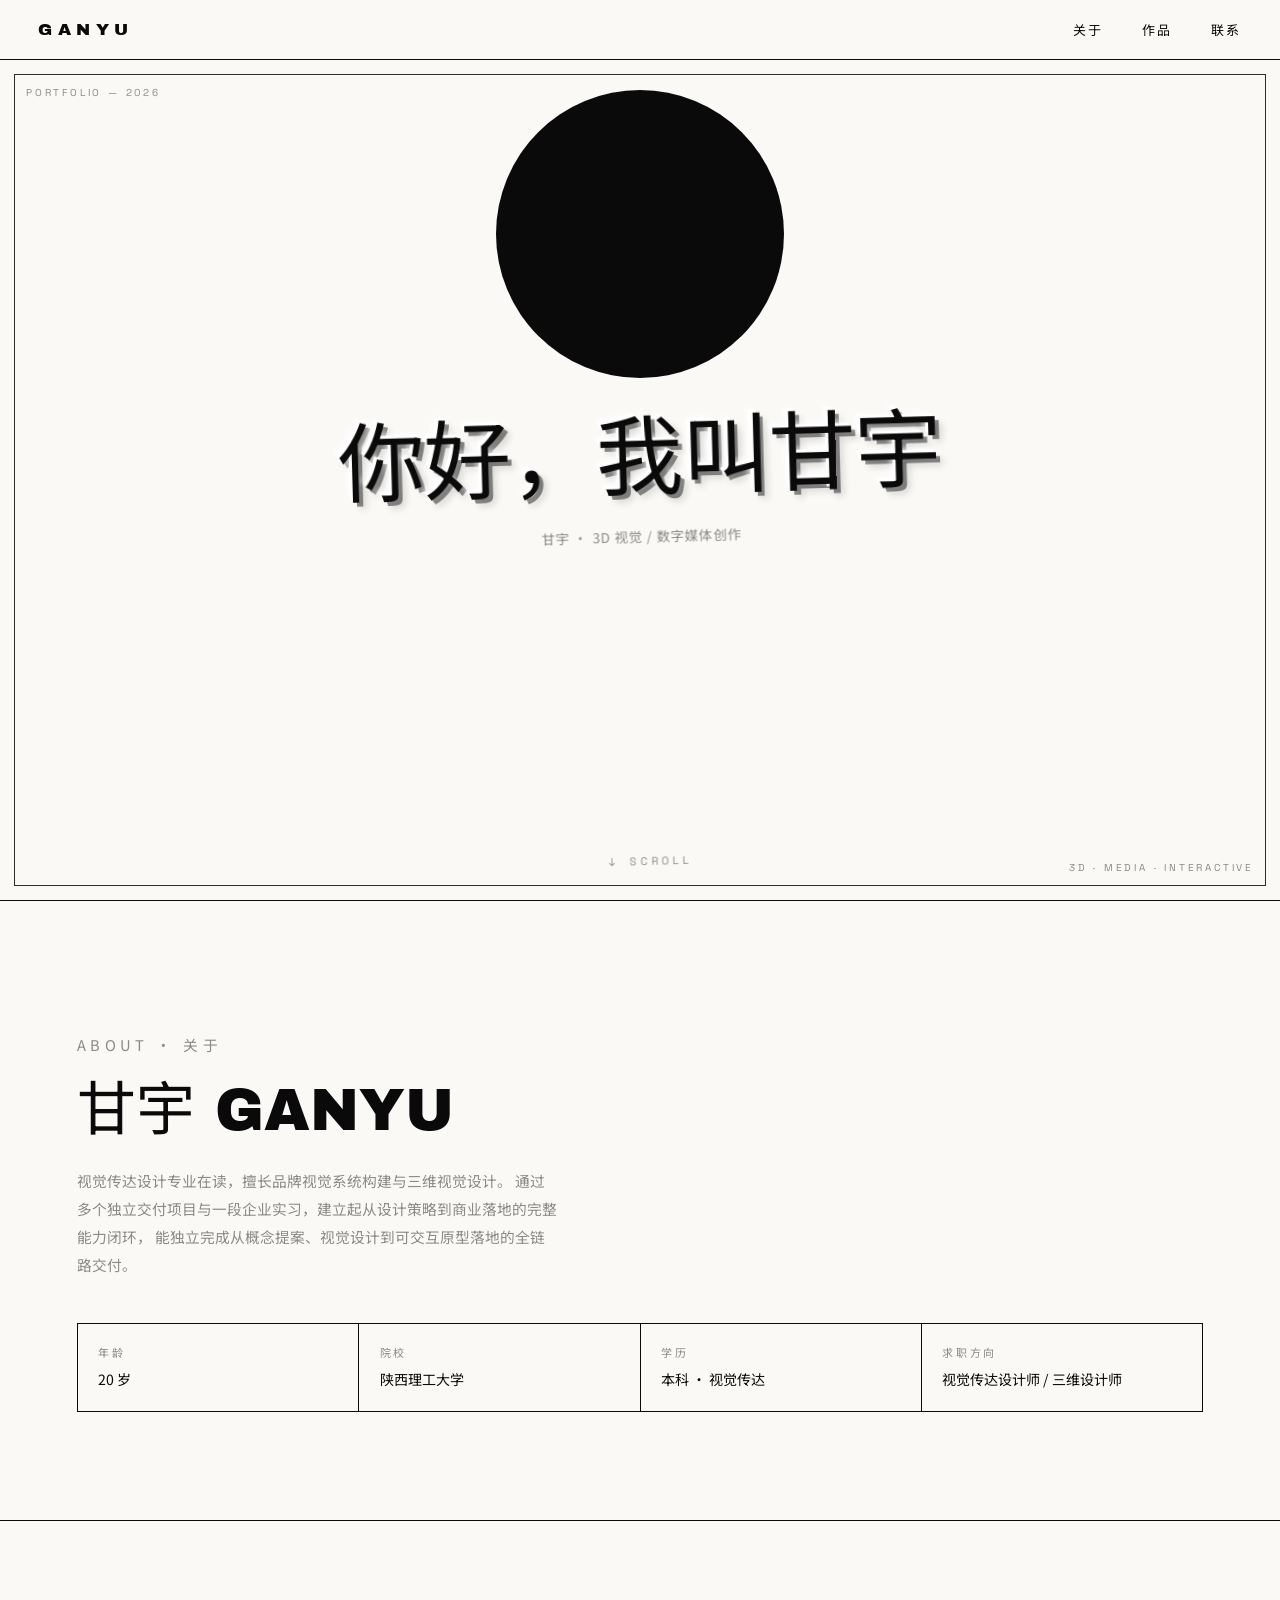
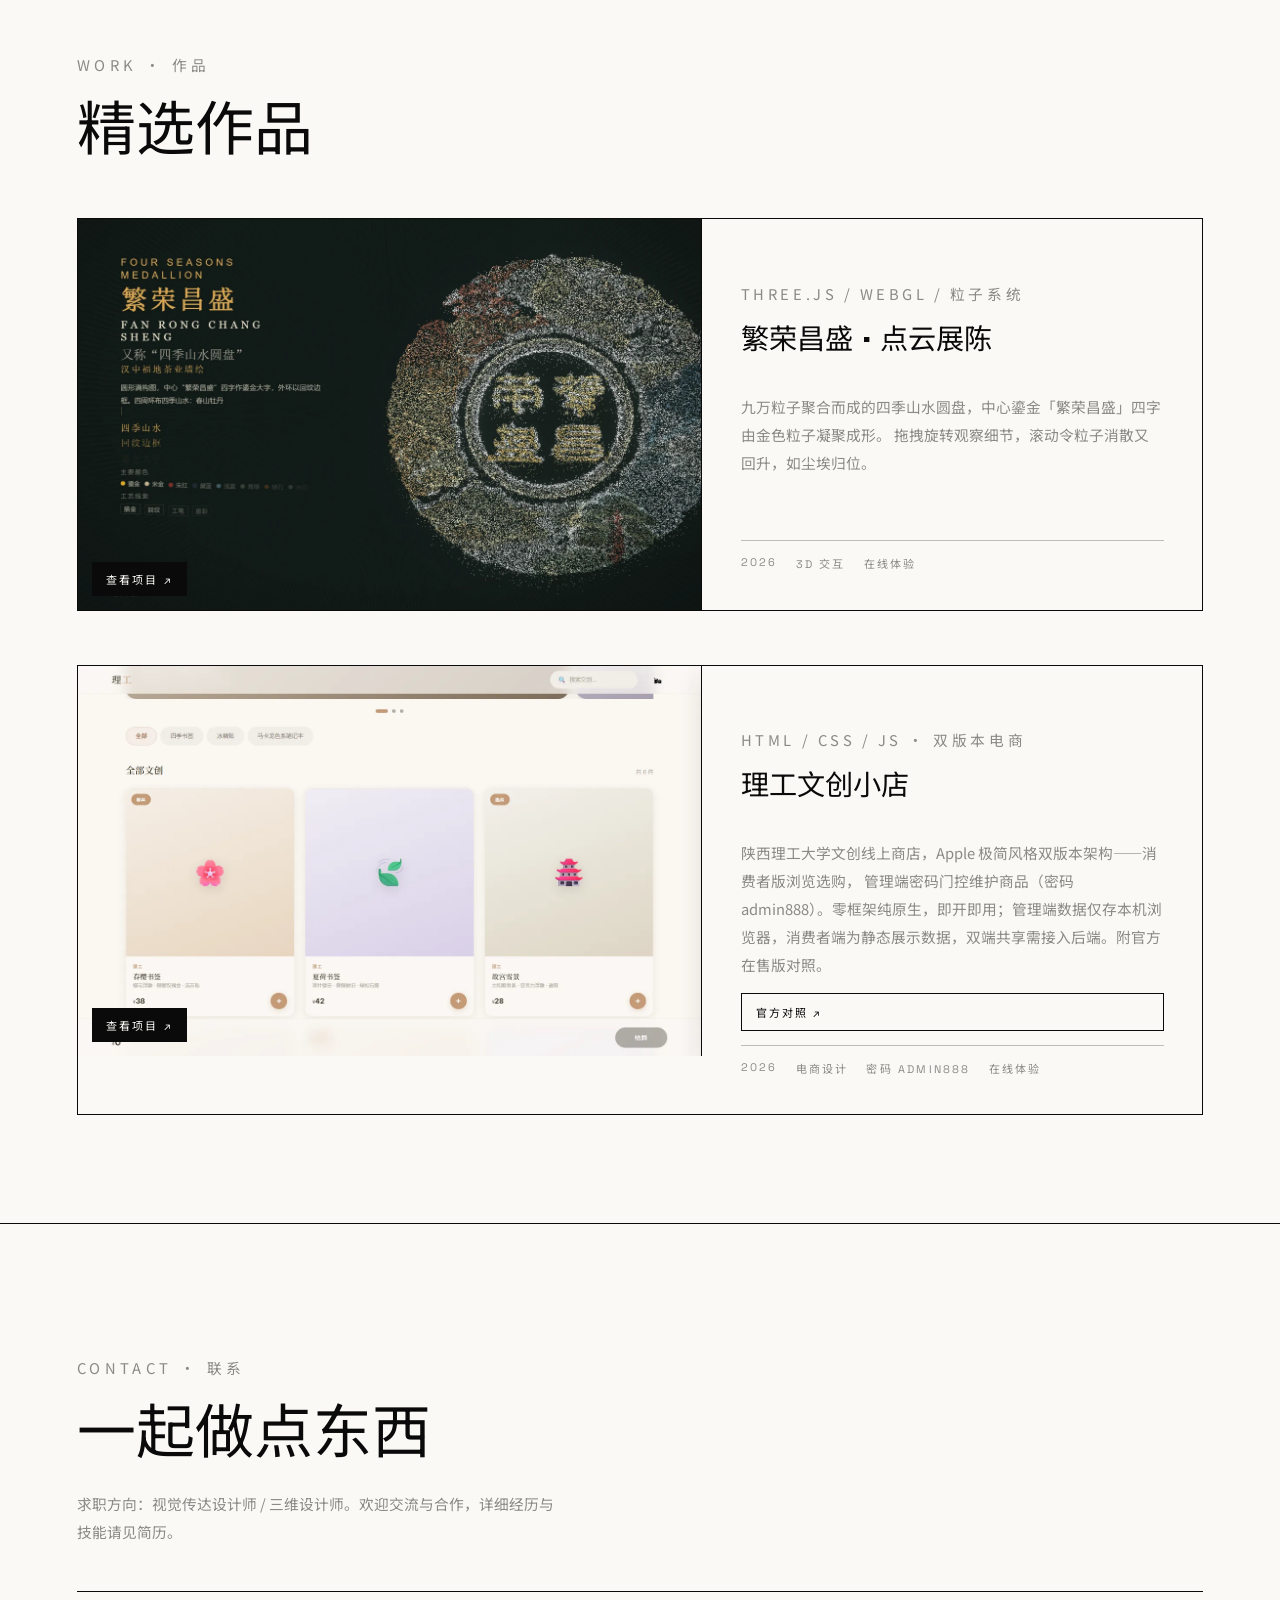
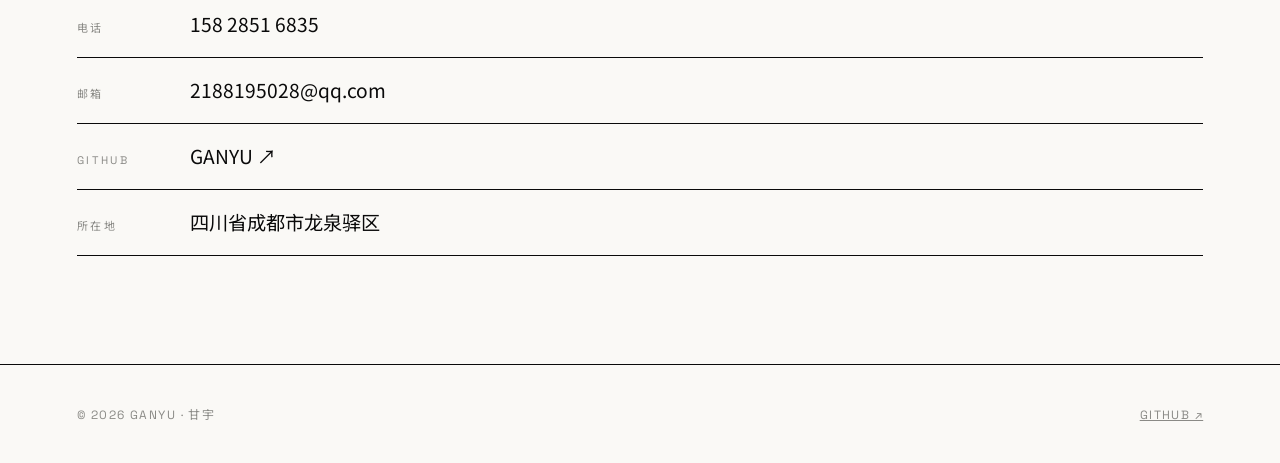
<file: index.html>
<!DOCTYPE html>
<html lang="zh-CN">
<head>
  <meta charset="UTF-8" />
  <meta name="viewport" content="width=device-width, initial-scale=1" />
  <title>GANYU · 甘宇 — 3D 视觉 / 数字媒体作品集</title>
  <meta name="description" content="甘宇 GANYU — 3D 视觉与数字媒体创作者。Blender 建模 · 交互视觉 · Web 3D。" />
  <!-- 主题:MiMo 风格黑白瑞士排版 · 暖白 #FAF9F6 / 纯黑 #0A0A0A · 甘宇 GANYU · 2026-08-04 -->
  <link rel="preconnect" href="https://fonts.googleapis.com" />
  <link rel="preconnect" href="https://fonts.gstatic.com" crossorigin />
  <link href="https://fonts.googleapis.com/css2?family=Archivo+Black&family=Space+Grotesk:wght@400;500;700&family=Noto+Sans+SC:wght@400;700;900&display=swap" rel="stylesheet" />
  <style>
    /* ============ 设计令牌 ============ */
    :root {
      --bg: #faf9f6;            /* 暖白背景(纸张感) */
      --ink: #0a0a0a;           /* 纯黑主文字 */
      --muted: #8a8a86;         /* 次要灰 */
      --font-display: "Archivo Black", "Noto Sans SC", sans-serif;
      --font-body: "Space Grotesk", "Noto Sans SC", sans-serif;
      --font-cn: "Noto Sans SC", sans-serif;
      --r: clamp(70px, min(16vh, 20vw), 150px); /* 黑圆蒙版半径(全站 spotlight 共用) */
      --cx: 50vw;               /* 蒙版初始位置(JS 接管前): 视口上部居中 */
      --cy: 26vh;
    }

    /* ============ 基础 ============ */
    * { margin: 0; padding: 0; box-sizing: border-box; }
    html { scroll-behavior: smooth; }
    body {
      background: var(--bg);
      color: var(--ink);
      font-family: var(--font-body);
      -webkit-font-smoothing: antialiased;
      overflow-x: hidden;
    }
    a { color: inherit; }
    :focus-visible { outline: 2px solid var(--ink); outline-offset: 3px; }

    /* ============ 顶栏 ============ */
    .site-header {
      height: 60px;
      display: flex;
      align-items: center;
      justify-content: space-between;
      padding: 0 clamp(20px, 3vw, 48px);
      border-bottom: 1px solid var(--ink);
      position: sticky;
      top: 0;
      background: var(--bg);
      z-index: 20;
    }
    .logo {
      font-family: var(--font-display);
      font-size: 17px;
      letter-spacing: .32em;
      text-decoration: none;
    }
    .nav { display: flex; gap: clamp(20px, 3vw, 44px); }
    .nav a {
      position: relative;
      padding: 8px 0;
      font-size: 13px;
      letter-spacing: .18em;
      color: var(--ink);
      text-decoration: none;
    }
    .nav a::after {
      content: "";
      position: absolute;
      left: 0; bottom: 2px;
      width: 100%; height: 1px;
      background: var(--ink);
      transform: scaleX(0);
      transform-origin: right;
      transition: transform .3s ease;
    }
    .nav a:hover::after,
    .nav a:focus-visible::after { transform: scaleX(1); transform-origin: left; }

    /* ============ 首屏画布 ============ */
    .hero {
      position: relative;
      height: calc(100vh - 60px);
      min-height: 560px;
      overflow: hidden;
    }

    /* 发丝级画布外框(工程图纸感) */
    .hero-frame {
      position: absolute;
      inset: 14px;
      border: 1px solid rgba(10, 10, 10, .85);
      pointer-events: none;
      z-index: 5;
    }
    /* 画布角落标注 */
    .corner {
      position: absolute;
      font-size: 10px;
      letter-spacing: .28em;
      color: var(--muted);
      z-index: 5;
      pointer-events: none;
    }
    .corner-tl { top: 26px; left: 26px; }
    .corner-br { bottom: 26px; right: 26px; }
    .corner-inv { color: rgba(255, 255, 255, .6); }

    /* 首屏内容层: 暖白底黑字(黑圆蒙版由全局 spotlight 提供) */
    .layer { position: absolute; inset: 0; }
    .layer-base { z-index: 1; }

    /* 首屏 3D 舞台: 内容随鼠标倾斜(±15°) + 持续摇摆(±5°), 主层与镜像层共用 --tx/--ty/--tz 同步偏转 */
    .hero { perspective: 1200px; }
    .hero .layer-base {
      transform: rotateX(var(--tx, 0deg)) rotateY(var(--ty, 0deg)) rotateZ(var(--tz, 0deg));
      will-change: transform;
    }

    /* 主标题(双层各一份: 基础层中文黑字, 反色层英文白字), 画面居中 */
    .hero-copy {
      position: absolute;
      left: 50%;
      top: 50%;
      transform: translate(-50%, -50%);
      text-align: center;
    }
    .hero-title {
      font-family: var(--font-display);
      font-weight: 400;
      font-size: clamp(36px, 6.8vw, 112px);
      line-height: 1.05;
      letter-spacing: -.01em;
      margin: 0;
      white-space: nowrap;
    }
    /* 浮雕字: 白底浮雕——主体保持纯黑, 左上白刃高光+右下深影刻画边缘 */
    .layer-base .hero-title {
      color: #0a0a0a;
      text-shadow:
        -0.035em -0.035em 0 rgba(255, 255, 255, 1),
        -0.07em -0.07em 0.05em rgba(255, 255, 255, .55),
        0.045em 0.045em 0 rgba(0, 0, 0, .45),
        0.08em 0.08em 0.08em rgba(0, 0, 0, .14);
    }
    /* 副行(标题下方居中) */
    .hero-sub {
      margin-top: clamp(14px, 1.6vw, 26px);
      font-family: var(--font-cn);
      font-size: clamp(12px, 1.05vw, 16px);
      letter-spacing: .08em;
      color: var(--muted);
    }

    /* 滚动提示 */
    .hero-hint {
      position: absolute;
      bottom: 32px;
      left: 50%;
      transform: translateX(-50%);
      display: flex;
      align-items: center;
      gap: 10px;
      font-size: 11px;
      letter-spacing: .34em;
      text-transform: uppercase;
      color: var(--muted);
      z-index: 4;
    }
    .hint-arrow { display: inline-block; animation: hintDrop 2.2s ease-in-out infinite; }
    @keyframes hintDrop {
      0%, 100% { transform: translateY(0); }
      50% { transform: translateY(6px); }
    }

    /* ============ 作品卡片 ============ */
    .work-card {
      display: grid;
      grid-template-columns: 5fr 4fr;
      border: 1px solid var(--ink);
      background: var(--bg);
      margin-top: clamp(40px, 6vh, 64px);
    }
    /* 预览图: 直接展示真实彩色作品, 悬停轻微放大 */
    .work-thumb {
      position: relative;
      display: block;
      overflow: hidden;
      border-right: 1px solid var(--ink);
      aspect-ratio: 16 / 10;
    }
    .work-thumb img {
      display: block;
      width: 100%;
      height: 100%;
      object-fit: cover;
      transition: transform .5s ease;
    }
    .work-thumb:hover img,
    .work-thumb:focus-visible img {
      transform: scale(1.02);
    }
    .work-view {
      position: absolute;
      left: 14px; bottom: 14px;
      background: var(--ink);
      color: var(--bg);
      font-size: 11px;
      letter-spacing: .2em;
      padding: 9px 14px;
      text-decoration: none;
    }
    /* 版本入口: 信息区内的入口链接 */
    .work-versions {
      display: grid;
      grid-template-columns: 1fr 1fr;
      border: 1px solid var(--ink);
    }
    .work-versions a,
    .work-versions span {
      display: flex;
      align-items: center;
      justify-content: space-between;
      gap: 8px;
      padding: 10px 14px;
      font-size: 11px;
      letter-spacing: .18em;
      text-transform: uppercase;
      text-decoration: none;
      color: var(--ink);
    }
    .work-versions > * + * { border-left: 1px solid var(--ink); }
    .work-versions a { transition: background .3s ease, color .3s ease; }
    .work-versions a:hover,
    .work-versions a:focus-visible {
      background: var(--ink);
      color: var(--bg);
    }
    /* 单版本入口: 单行链接占满整行 */
    .work-versions--single { display: block; }
    .work-info {
      padding: clamp(24px, 3vw, 40px);
      display: flex;
      flex-direction: column;
      gap: 14px;
    }
    .work-tag {
      font-size: 11px;
      letter-spacing: .24em;
      text-transform: uppercase;
      color: var(--muted);
    }
    .work-title {
      font-family: var(--font-display);
      font-weight: 400;
      font-size: clamp(20px, 2.2vw, 34px);
      line-height: 1.25;
      color: var(--ink);
      text-decoration: none;
    }
    .work-title a {
      color: inherit;
      text-decoration: none;
      transition: color .3s ease;
    }
    .work-title a:hover { color: #55554a; }
    .work-desc {
      font-family: var(--font-cn);
      font-size: clamp(13px, 1vw, 15px);
      line-height: 1.9;
      color: var(--muted);
      flex: 1;
    }
    .work-meta {
      display: flex;
      flex-wrap: wrap;
      gap: 8px 18px;
      border-top: 1px solid rgba(10, 10, 10, .25);
      padding-top: 14px;
      font-size: 11px;
      letter-spacing: .2em;
      text-transform: uppercase;
      color: var(--muted);
    }

    /* ============ 占位区(作品/关于) ============ */
    .sec {
      position: relative;
      border-top: 1px solid var(--ink);
      padding: clamp(80px, 12vh, 150px) clamp(24px, 6vw, 96px);
      overflow: hidden;
    }
    .sec-kicker {
      font-size: 11px;
      letter-spacing: .3em;
      text-transform: uppercase;
      color: var(--muted);
      margin-bottom: 18px;
    }
    .sec h2 {
      font-family: var(--font-display);
      font-weight: 400;
      font-size: clamp(28px, 4.6vw, 60px);
      line-height: 1.15;
      color: var(--ink);
    }
    .sec p {
      font-family: var(--font-cn);
      max-width: 60ch;
      margin-top: 22px;
      font-size: clamp(14px, 1.15vw, 17px);
      line-height: 1.9;
      color: var(--muted);
    }

    /* ============ 关于区 ============ */
    /* 基本信息 4 列网格(细线分隔) */
    .fact-grid {
      display: grid;
      grid-template-columns: repeat(4, 1fr);
      margin-top: clamp(36px, 5vh, 56px);
      border-top: 1px solid var(--ink);
      border-left: 1px solid var(--ink);
    }
    .fact-grid > div {
      padding: clamp(16px, 2.2vh, 26px) clamp(14px, 1.6vw, 24px);
      border-right: 1px solid var(--ink);
      border-bottom: 1px solid var(--ink);
    }
    .fact-grid dt {
      font-size: 11px;
      letter-spacing: .24em;
      text-transform: uppercase;
      color: var(--muted);
      margin-bottom: 8px;
    }
    .fact-grid dd {
      font-family: var(--font-cn);
      font-size: clamp(13px, 1.1vw, 16px);
      line-height: 1.6;
    }



    /* ============ 联系区 ============ */
    .sec-lead {
      max-width: 56ch;
      font-family: var(--font-cn);
      font-size: clamp(14px, 1.15vw, 17px);
      line-height: 1.9;
      color: var(--muted);
    }
    .contact-list {
      list-style: none;
      margin-top: clamp(36px, 5vh, 56px);
      border-top: 1px solid var(--ink);
    }
    .contact-list li {
      display: flex;
      align-items: baseline;
      gap: 24px;
      padding: clamp(14px, 2vh, 20px) 0;
      border-bottom: 1px solid var(--ink);
    }
    .c-label {
      flex: none;
      width: clamp(72px, 7vw, 100px);
      font-size: 11px;
      letter-spacing: .24em;
      text-transform: uppercase;
      color: var(--muted);
    }
    .contact-list a,
    .c-static {
      font-family: var(--font-cn);
      font-size: clamp(15px, 1.5vw, 21px);
      color: var(--ink);
      text-decoration: none;
      border-bottom: 1px solid transparent;
      transition: border-color .3s ease, color .3s ease;
    }
    .contact-list a:hover { border-color: var(--ink); }

    /* ============ 页脚 ============ */
    .site-footer {
      border-top: 1px solid var(--ink);
      padding: 40px clamp(24px, 6vw, 96px);
      display: flex;
      flex-wrap: wrap;
      gap: 14px 40px;
      align-items: baseline;
      justify-content: space-between;
      font-size: 12px;
      letter-spacing: .12em;
      color: var(--muted);
    }
    .site-footer a:hover { color: var(--ink); }

    /* ============ 全局黑圆蒙版(spotlight) ============ */
    /* 整页反色层: 黑底, 圆形 clip-path 跟随光标, 覆盖全站所有区块 */
    #spotlight {
      position: absolute;
      top: 0;
      left: 0;
      right: 0;
      background: var(--ink);
      clip-path: circle(var(--r) at var(--cx) var(--cy));
      pointer-events: none;
      z-index: 10;               /* 低于吸顶导航(z-20), 高于正文内容 */
      color: #f5f5ec;
    }
    /* 反色主文字(标题/数值) */
    #spotlight h2,
    #spotlight .work-title,
    #spotlight .fact-grid dd,
    #spotlight .c-static {
      color: #f5f5ec;
    }
    /* 反色正文 */
    #spotlight .sec-lead,
    #spotlight .work-desc {
      color: rgba(245, 245, 236, .78);
    }
    /* 反色次要文字 */
    #spotlight .sec-kicker,
    #spotlight .work-tag,
    #spotlight .work-meta,
    #spotlight .fact-grid dt,
    #spotlight .c-label,
    #spotlight .site-footer {
      color: rgba(245, 245, 236, .55);
    }
    /* 反色分隔线 */
    #spotlight .sec,
    #spotlight .work-card,
    #spotlight .work-thumb,
    #spotlight .fact-grid,
    #spotlight .fact-grid > div,
    #spotlight .work-meta,
    #spotlight .contact-list,
    #spotlight .contact-list li,
    #spotlight .site-footer {
      border-color: rgba(245, 245, 236, .28);
    }
    /* 查看项目按钮: 反色(白底黑字) */
    #spotlight .work-view { background: #f5f5ec; color: #0a0a0a; }
    /* 版本入口: 反色边框与文字 */
    #spotlight .work-versions { border-color: rgba(245, 245, 236, .28); }
    #spotlight .work-versions > * + * { border-color: rgba(245, 245, 236, .28); }
    #spotlight .work-versions a,
    #spotlight .work-versions span { color: rgba(245, 245, 236, .78); }
    /* 蒙版修复: 镜像作品卡背景透出黑底(原 .work-card 白底盖住 spotlight 黑底, 白字隐形) */
    #spotlight .work-card { background: transparent; }
    /* 镜像首屏: 与主首屏同尺寸同位置, 文字反色(圆内显示英文标题) */
    .spot-hero {
      position: relative;
      height: calc(100vh - 60px);
      margin-top: 60px;
      min-height: 560px;
      perspective: 1200px;        /* 与主首屏同透视, 偏转渲染一致 */
    }
    /* 镜像偏转容器: 与主首屏 .layer 同尺寸, 用同一组 --tx/--ty/--tz 同步偏转 */
    .spot-tilt {
      position: absolute;
      inset: 0;
      transform: rotateX(var(--tx, 0deg)) rotateY(var(--ty, 0deg)) rotateZ(var(--tz, 0deg));
      will-change: transform;
    }
    .spot-frame {
      position: absolute;
      inset: 14px;
      border: 1px solid rgba(245, 245, 236, .28);
    }
    .spot-title {
      color: #f5f5ec;
      text-shadow:
        -0.035em -0.035em 0 rgba(0, 0, 0, 1),
        -0.07em -0.07em 0.06em rgba(0, 0, 0, .6),
        0.05em 0.05em 0 rgba(255, 255, 255, .4),
        0.09em 0.09em 0.1em rgba(0, 0, 0, .5);
    }
    .spot-sub { color: rgba(245, 245, 236, .92); }
    .spot-hint { color: rgba(245, 245, 236, .65); }
    #spotlight .corner { color: rgba(245, 245, 236, .6); }

    /* ============ 响应式 ============ */
    @media (max-width: 768px) {
      .hero { min-height: 480px; }
      .spot-hero { min-height: 480px; }
      .hero-frame { inset: 8px; }
      .spot-frame { inset: 8px; }
      .corner-tl { top: 18px; left: 18px; }
      .corner-br { bottom: 18px; right: 18px; }
      .hero-title { left: clamp(20px, 8vw, 60px); }
      .hero-sub { left: clamp(24px, 8.6vw, 68px); }
      /* 作品卡片: 单列, 图在上文在下 */
      .work-card { grid-template-columns: 1fr; }
      .work-thumb { border-right: none; border-bottom: 1px solid var(--ink); }
      /* 联系列表: 标签上移, 值换行 */
      .contact-list li { flex-direction: column; gap: 6px; }
      /* 基本信息 2 列, 时间线上移 */
      .fact-grid { grid-template-columns: repeat(2, 1fr); }
    }
    @media (max-width: 480px) {
      .nav { gap: 18px; }
      .site-footer { flex-direction: column; gap: 10px; }
    }

    /* ============ 减弱动效 ============ */
    @media (prefers-reduced-motion: reduce) {
      html { scroll-behavior: auto; }
      .hint-arrow { animation: none; }
      *, *::before, *::after { transition: none !important; }
    }
  </style>
  <link rel="stylesheet" href="assets/page-motion.css" />
  <script src="assets/page-motion.js"></script>
</head>
<body>
  <!-- 顶栏 -->
  <header class="site-header">
    <a class="logo" href="#top">GANYU</a>
    <nav class="nav" aria-label="主导航">
      <a href="#about">关于</a>
      <a href="#works">作品</a>
      <a href="#contact">联系</a>
    </nav>
  </header>

  <main id="top">
    <!-- ============ 首屏: MiMo 风格画布 ============ -->
    <section class="hero" aria-label="开场">
      <div class="hero-frame" aria-hidden="true"></div>

      <!-- 四角标注(固定不随内容旋转, 避免摇摆时被裁切) -->
      <span class="corner corner-tl" aria-hidden="true">PORTFOLIO — 2026</span>
      <span class="corner corner-br" aria-hidden="true">3D · MEDIA · INTERACTIVE</span>

      <!-- 基础层: 暖白底黑字(语义内容所在) -->
      <div class="layer layer-base">
        <div class="hero-copy">
          <h1 class="hero-title flip-in">你好，我叫甘宇</h1>
          <p class="hero-sub">甘宇 · 3D 视觉 / 数字媒体创作</p>
        </div>
        <p class="hero-hint" aria-hidden="true"><span class="hint-arrow">↓</span> SCROLL</p>
      </div>

    </section>

    <!-- ============ 关于 ============ -->
    <section id="about" class="sec" aria-label="关于">
      <p class="sec-kicker">ABOUT · 关于</p>
      <h2>甘宇 GANYU</h2>
      <p class="sec-lead">
        视觉传达设计专业在读，擅长品牌视觉系统构建与三维视觉设计。
        通过多个独立交付项目与一段企业实习，建立起从设计策略到商业落地的完整能力闭环，
        能独立完成从概念提案、视觉设计到可交互原型落地的全链路交付。
      </p>

      <!-- 基本信息 -->
      <dl class="fact-grid">
        <div><dt>年龄</dt><dd>20 岁</dd></div>
        <div><dt>院校</dt><dd>陕西理工大学</dd></div>
        <div><dt>学历</dt><dd>本科 · 视觉传达</dd></div>
        <div><dt>求职方向</dt><dd>视觉传达设计师 / 三维设计师</dd></div>
      </dl>
    </section>

    <!-- ============ 作品区 ============ -->
    <section id="works" class="sec" aria-label="作品">
      <p class="sec-kicker">WORK · 作品</p>
      <h2>精选作品</h2>

      <!-- 作品卡片: 繁荣昌盛 · 四季山水圆盘点云展陈 -->
      <article class="work-card">
        <a class="work-thumb" href="https://2188195028-crypto.github.io/medallion-pointcloud/"
           target="_blank" rel="noopener" aria-label="打开繁荣昌盛点云展陈项目">
          <img src="assets/medallion.webp" alt="繁荣昌盛 · 四季山水圆盘点云展陈 — 金色粒子聚成的圆盘器物" />
          <span class="work-view">查看项目 ↗</span>
        </a>
        <div class="work-info">
          <p class="work-tag">Three.js / WebGL / 粒子系统</p>
          <h3 class="work-title">
            <a href="https://2188195028-crypto.github.io/medallion-pointcloud/"
               target="_blank" rel="noopener">繁荣昌盛 · 点云展陈</a>
          </h3>
          <p class="work-desc">
            九万粒子聚合而成的四季山水圆盘，中心鎏金「繁荣昌盛」四字由金色粒子凝聚成形。
            拖拽旋转观察细节，滚动令粒子消散又回升，如尘埃归位。
          </p>
          <div class="work-meta">
            <span>2026</span>
            <span>3D 交互</span>
            <span>在线体验</span>
          </div>
        </div>
      </article>

      <!-- 作品卡片: 理工文创小店(单张概念稿截图, 入口指向对照页) -->
      <article class="work-card">
        <a class="work-thumb" href="lgwc.html" aria-label="打开理工文创小店项目页面">
          <img src="assets/lgwc/concept-desktop.webp" width="1440" height="900"
               alt="理工文创小店消费者版 — 米白底玫瑰金强调色的 Apple 极简风文创电商页面" />
          <span class="work-view">查看项目 ↗</span>
        </a>
        <div class="work-info">
          <p class="work-tag">HTML / CSS / JS · 双版本电商</p>
          <h3 class="work-title">
            <a href="lgwc.html">理工文创小店</a>
          </h3>
          <p class="work-desc">
            陕西理工大学文创线上商店，Apple 极简风格双版本架构——消费者版浏览选购，
            管理端密码门控维护商品（密码 admin888）。零框架纯原生，即开即用；管理端数据仅存本机浏览器，消费者端为静态展示数据，双端共享需接入后端。附官方在售版对照。
          </p>
          <div class="work-versions work-versions--single">
            <a href="lgwc.html">官方对照 ↗</a>
          </div>
          <div class="work-meta">
            <span>2026</span>
            <span>电商设计</span>
            <span>密码 admin888</span>
            <span>在线体验</span>
          </div>
        </div>
      </article>

    </section>

    <!-- ============ 联系(信息来自简历) ============ -->
    <section id="contact" class="sec" aria-label="联系">
      <p class="sec-kicker">CONTACT · 联系</p>
      <h2>一起做点东西</h2>
      <p class="sec-lead">
        求职方向：视觉传达设计师 / 三维设计师。欢迎交流与合作，详细经历与技能请见简历。
      </p>

      <!-- 联系方式列表 -->
      <ul class="contact-list">
        <li>
          <span class="c-label">电话</span>
          <a href="tel:15828516835">158 2851 6835</a>
        </li>
        <li>
          <span class="c-label">邮箱</span>
          <a href="mailto:2188195028@qq.com">2188195028@qq.com</a>
        </li>
        <li>
          <span class="c-label">GitHub</span>
          <a href="https://github.com/2188195028-crypto" target="_blank" rel="noopener">GANYU ↗</a>
        </li>
        <li>
          <span class="c-label">所在地</span>
          <span class="c-static">四川省成都市龙泉驿区</span>
        </li>
      </ul>
    </section>
  </main>

  <!-- ============ 页脚 ============ -->
  <footer class="site-footer">
    <span>© 2026 GANYU · 甘宇</span>
    <a href="https://github.com/2188195028-crypto" target="_blank" rel="noopener">GITHUB ↗</a>
  </footer>

  <!-- ============ 全局黑圆蒙版(镜像反色层, 仅装饰不参与交互) ============ -->
  <div id="spotlight" aria-hidden="true">
    <!-- 镜像首屏: 圆内显示英文标题 -->
    <div class="spot-hero">
      <div class="spot-frame"></div>
      <span class="corner corner-tl">PORTFOLIO — 2026</span>
      <span class="corner corner-br">3D · MEDIA · INTERACTIVE</span>
      <div class="spot-tilt">
        <div class="hero-copy">
          <h1 class="hero-title spot-title flip-in">I AM GANYU</h1>
          <p class="hero-sub spot-sub">甘宇 · 3D 视觉 / 数字媒体创作</p>
        </div>
        <p class="hero-hint spot-hint"><span class="hint-arrow">↓</span> SCROLL</p>
      </div>
    </div>

    <!-- 镜像: 关于 -->
    <section class="sec">
      <p class="sec-kicker">ABOUT · 关于</p>
      <h2>甘宇 GANYU</h2>
      <p class="sec-lead">
        视觉传达设计专业在读，擅长品牌视觉系统构建与三维视觉设计。
        通过多个独立交付项目与一段企业实习，建立起从设计策略到商业落地的完整能力闭环，
        能独立完成从概念提案、视觉设计到可交互原型落地的全链路交付。
      </p>
      <dl class="fact-grid">
        <div><dt>年龄</dt><dd>20 岁</dd></div>
        <div><dt>院校</dt><dd>陕西理工大学</dd></div>
        <div><dt>学历</dt><dd>本科 · 视觉传达</dd></div>
        <div><dt>求职方向</dt><dd>视觉传达设计师 / 三维设计师</dd></div>
      </dl>
    </section>

    <!-- 镜像: 作品 -->
    <section class="sec">
      <p class="sec-kicker">WORK · 作品</p>
      <h2>精选作品</h2>
      <article class="work-card">
        <span class="work-thumb">
          <img src="assets/medallion.webp" alt="" />
          <span class="work-view">查看项目 ↗</span>
        </span>
        <div class="work-info">
          <p class="work-tag">Three.js / WebGL / 粒子系统</p>
          <h3 class="work-title">繁荣昌盛 · 点云展陈</h3>
          <p class="work-desc">
            九万粒子聚合而成的四季山水圆盘，中心鎏金「繁荣昌盛」四字由金色粒子凝聚成形。
            拖拽旋转观察细节，滚动令粒子消散又回升，如尘埃归位。
          </p>
          <div class="work-meta">
            <span>2026</span>
            <span>3D 交互</span>
            <span>在线体验</span>
          </div>
        </div>
      </article>

      <article class="work-card">
        <span class="work-thumb">
          <img src="assets/lgwc/concept-desktop.webp" width="1440" height="900" alt="" />
          <span class="work-view">查看项目 ↗</span>
        </span>
        <div class="work-info">
          <p class="work-tag">HTML / CSS / JS · 双版本电商</p>
          <h3 class="work-title">理工文创小店</h3>
          <p class="work-desc">
            陕西理工大学文创线上商店，Apple 极简风格双版本架构——消费者版浏览选购，
            管理端密码门控维护商品（密码 admin888）。零框架纯原生，即开即用；管理端数据仅存本机浏览器，消费者端为静态展示数据，双端共享需接入后端。附官方在售版对照。
          </p>
          <div class="work-versions work-versions--single">
            <span>官方对照 ↗</span>
          </div>
          <div class="work-meta">
            <span>2026</span>
            <span>电商设计</span>
            <span>密码 admin888</span>
            <span>在线体验</span>
          </div>
        </div>
      </article>

    </section>

    <!-- 镜像: 联系 -->
    <section class="sec">
      <p class="sec-kicker">CONTACT · 联系</p>
      <h2>一起做点东西</h2>
      <p class="sec-lead">
        求职方向：视觉传达设计师 / 三维设计师。欢迎交流与合作，详细经历与技能请见简历。
      </p>
      <ul class="contact-list">
        <li><span class="c-label">电话</span><span class="c-static">158 2851 6835</span></li>
        <li><span class="c-label">邮箱</span><span class="c-static">2188195028@qq.com</span></li>
        <li><span class="c-label">GitHub</span><span class="c-static">GANYU ↗</span></li>
        <li><span class="c-label">所在地</span><span class="c-static">四川省成都市龙泉驿区</span></li>
      </ul>
    </section>

    <!-- 镜像: 页脚 -->
    <footer class="site-footer">
      <span>© 2026 GANYU · 甘宇</span>
      <span>GITHUB ↗</span>
    </footer>
  </div>

  <script>
  /* ============ 全局交互: 黑圆蒙版跟随光标(全站复用) ============ */
  (function () {
    'use strict';
    var spotlight = document.getElementById('spotlight');
    var reduce = window.matchMedia('(prefers-reduced-motion: reduce)').matches;
    var vw = document.documentElement.clientWidth;
    var vh = document.documentElement.clientHeight;

    var homeX = vw * 0.50;   // 默认停留位: 视口上部居中(标题上方)
    var homeY = vh * 0.26;
    var tx = homeX, ty = homeY, cx = homeX, cy = homeY;
    var lastMove = 0;
    var IDLE_MS = 2500;

    /* --- 首屏 3D 偏转: 鼠标控制 ±15°(原版 ±8°), 持续摇摆 ±5°(原版 ±3°) --- */
    /* 变量挂在 body 上, 主首屏 .layer 与镜像 .spot-tilt 同步继承, 蒙版圆保持对齐 */
    var hero = document.querySelector('.hero');
    var tiltX = 0, tiltY = 0, tX = 0, tY = 0, tZ = 0;
    var startT = performance.now();

    function setTilt() {
      document.body.style.setProperty('--tx', tiltX.toFixed(3) + 'deg');
      document.body.style.setProperty('--ty', tiltY.toFixed(3) + 'deg');
      document.body.style.setProperty('--tz', tZ.toFixed(3) + 'deg');
    }
    function onTilt(e) {
      var rc = hero.getBoundingClientRect();
      /* 鼠标偏离首屏中心 → 目标倾角(±15 度内) */
      tX = ((e.clientY - rc.top) / rc.height - 0.5) * -30;
      tY = ((e.clientX - rc.left) / rc.width - 0.5) * 30;
    }
    hero.addEventListener('pointermove', onTilt);
    hero.addEventListener('pointerdown', onTilt);

    /* 蒙版圆坐标 = 视口坐标 + 滚动偏移(文档坐标, 与页面内容同步滚动) */
    function setCircle(x, y) {
      spotlight.style.setProperty('--cx', (x + (window.scrollX || 0)) + 'px');
      spotlight.style.setProperty('--cy', (y + (window.scrollY || 0)) + 'px');
    }

    function onMove(e) {
      tx = e.clientX;
      ty = e.clientY;
      lastMove = performance.now();
    }
    document.addEventListener('pointermove', onMove);
    document.addEventListener('pointerdown', onMove);
    document.addEventListener('mouseleave', function () { lastMove = 0; }); // 指针离开窗口 → 归位

    window.addEventListener('resize', function () {
      vw = document.documentElement.clientWidth;
      vh = document.documentElement.clientHeight;
      homeX = vw * 0.50;
      homeY = vh * 0.26;
    });

    /* ?demo=1: 圆钉在视口坐标(截图/验证反色效果用, 不吞没整行中文); &x=&y= 可指定视口坐标 */
    if (/[?&]demo=1/.test(location.search)) {
      var params = new URLSearchParams(location.search);
      var fx = parseFloat(params.get('x'));
      var fy = parseFloat(params.get('y'));
      tx = isNaN(fx) ? vw * 0.50 : fx;
      ty = isNaN(fy) ? vh * 0.40 : fy;
      cx = tx; cy = ty;
    }

    setCircle(cx, cy);

    if (!reduce) {
      function frame() {
        var now = performance.now();
        if (lastMove && now - lastMove > IDLE_MS) {
          tx = homeX; ty = homeY; // 空闲回归默认位
          tX = 0; tY = 0;         // 空闲回正倾角
        }
        cx += (tx - cx) * 0.12;
        cy += (ty - cy) * 0.12;
        if (Math.abs(tx - cx) < 0.5 && Math.abs(ty - cy) < 0.5) { cx = tx; cy = ty; }
        /* 持续摇摆: 正弦 ±5 度, 周期约 8s */
        tZ = Math.sin((now - startT) / 8000 * Math.PI * 2) * 5;
        tiltX += (tX - tiltX) * 0.06;
        tiltY += (tY - tiltY) * 0.06;
        setCircle(cx, cy);
        setTilt();
        requestAnimationFrame(frame);
      }
      requestAnimationFrame(frame);
    }
  })();
  </script>
</body>
</html>
</file>
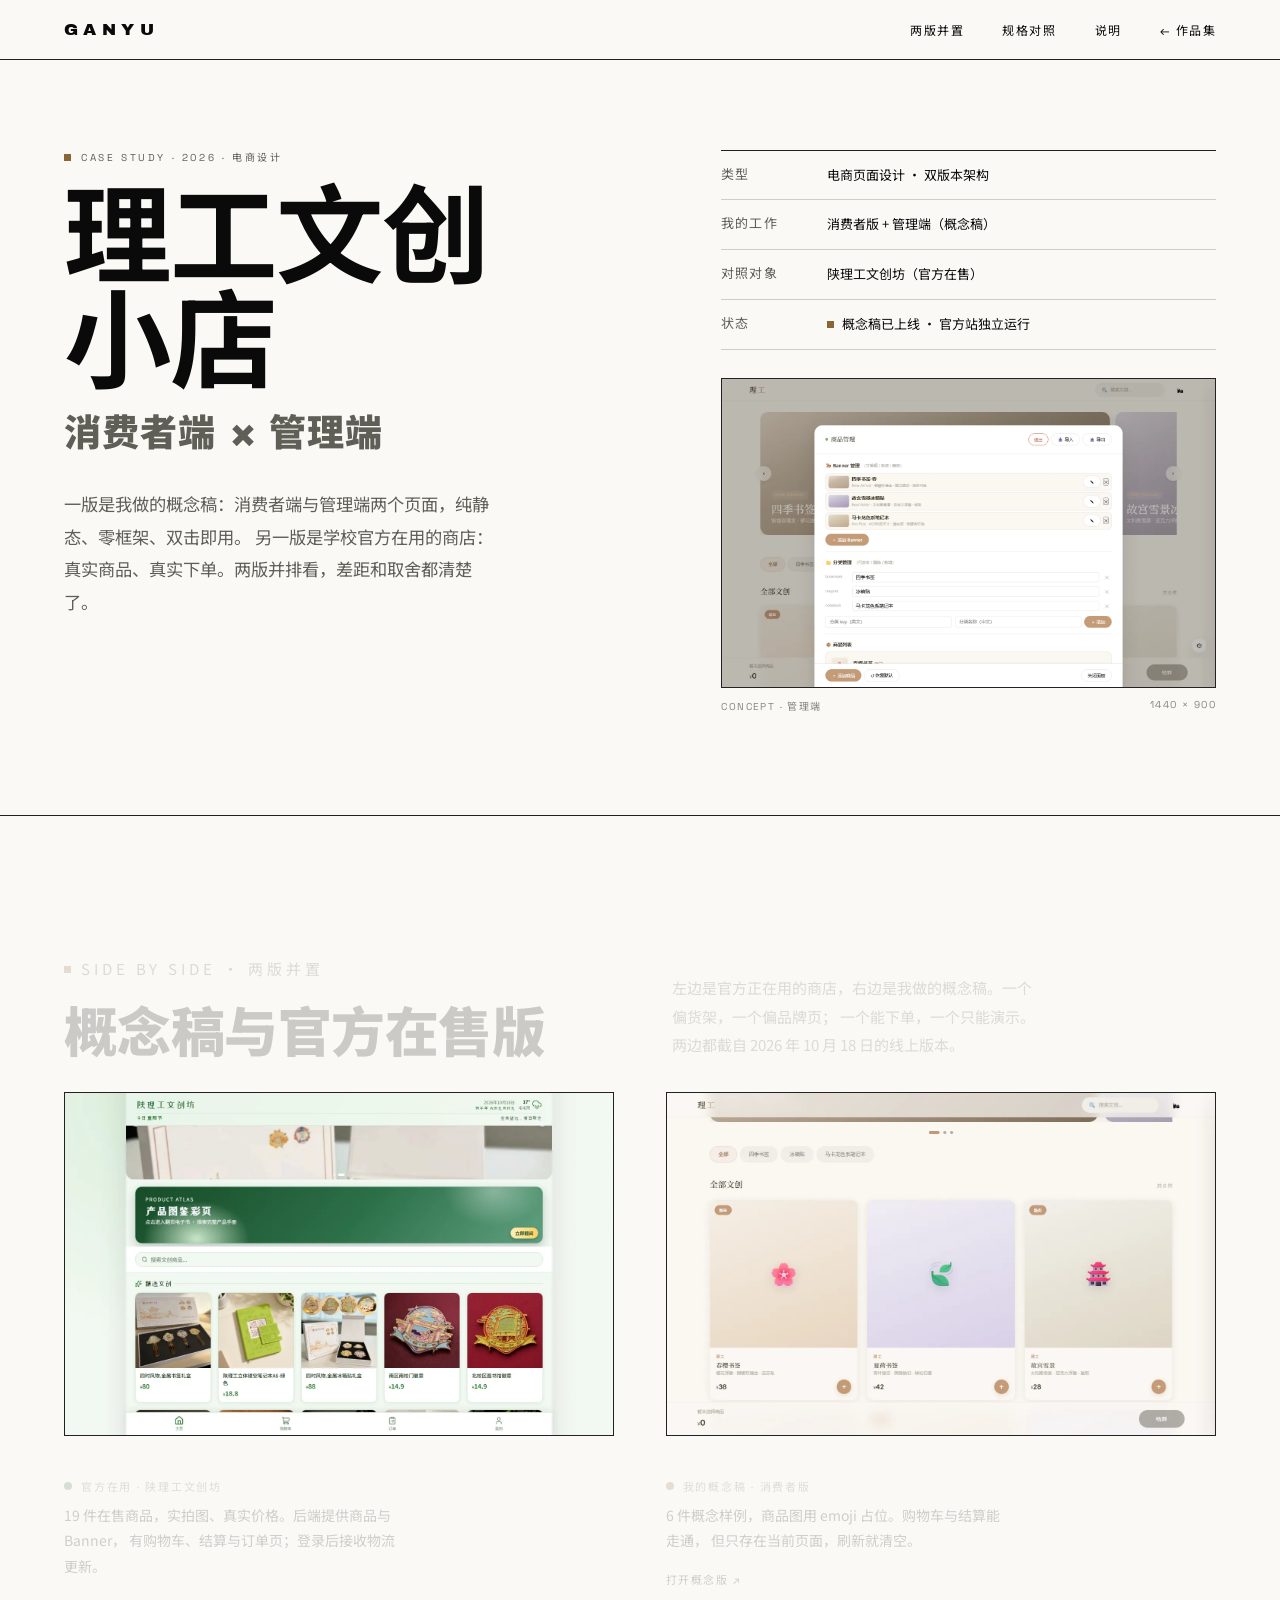
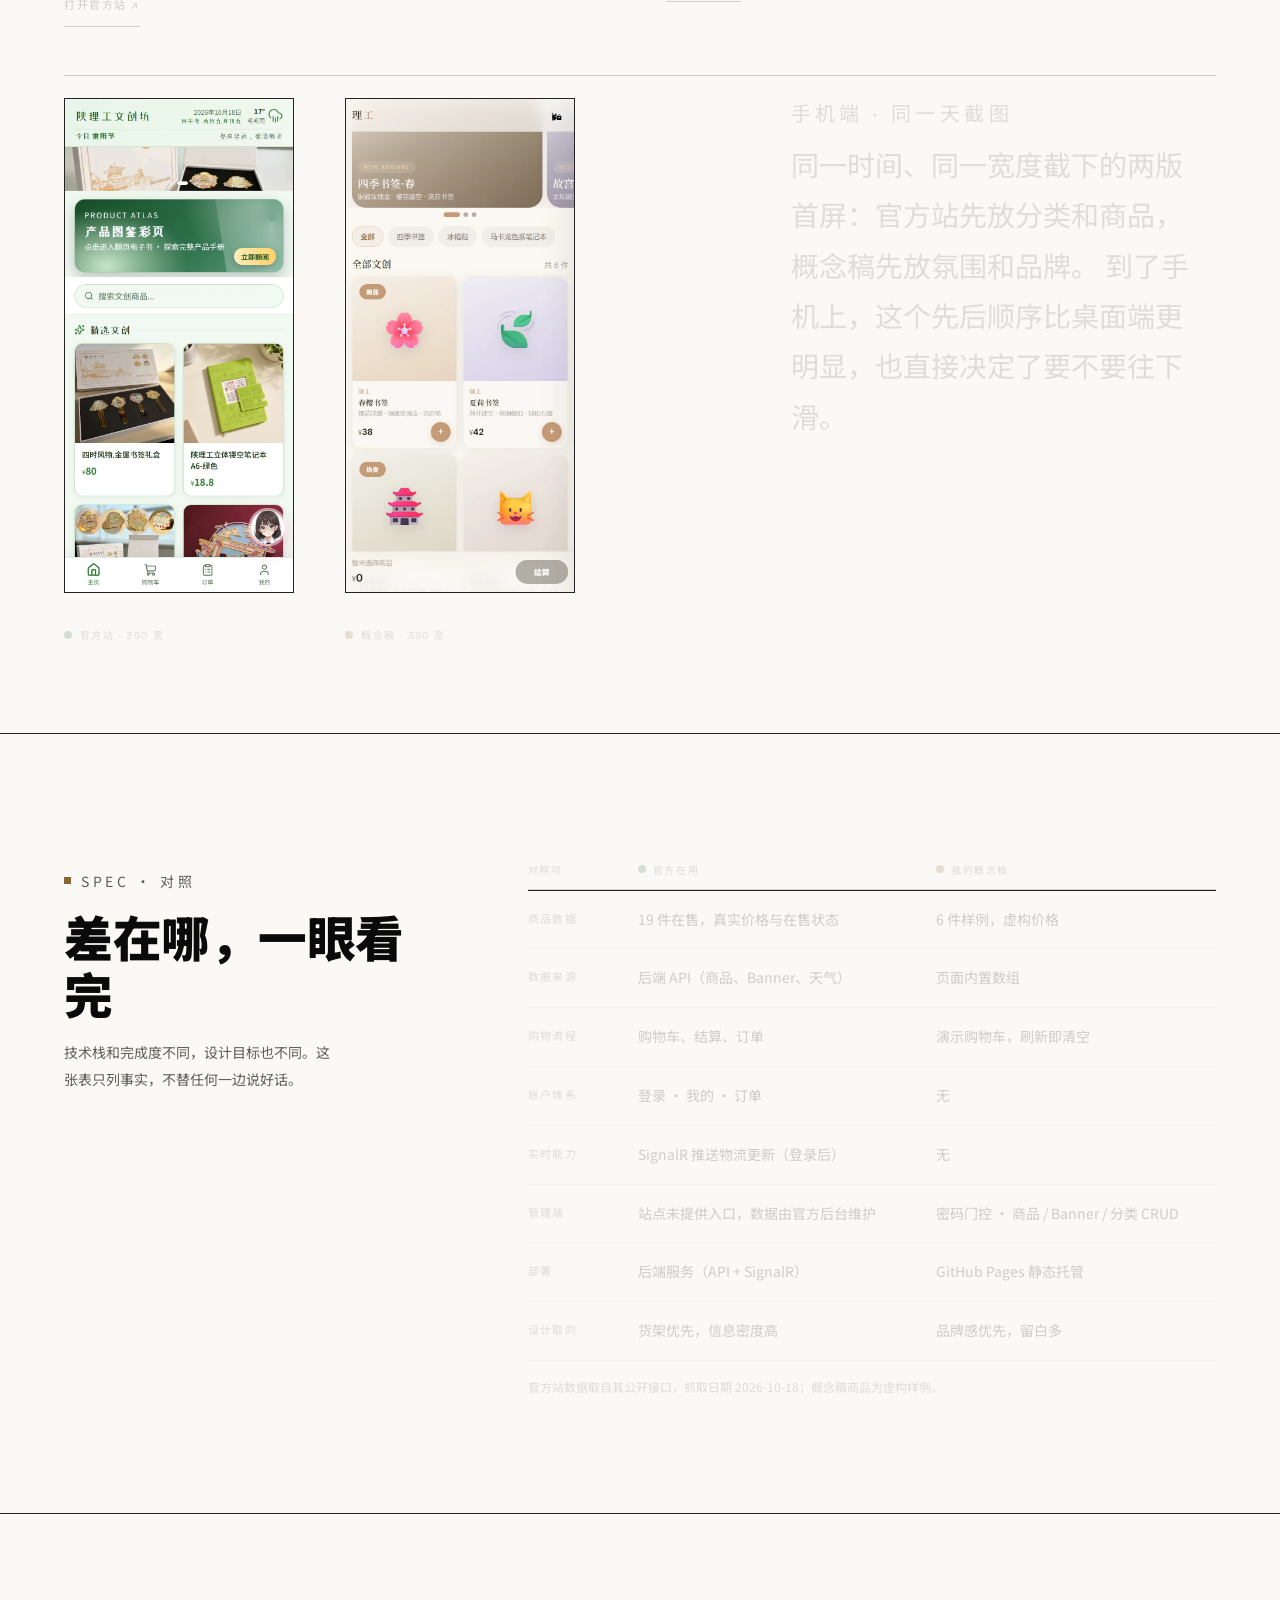
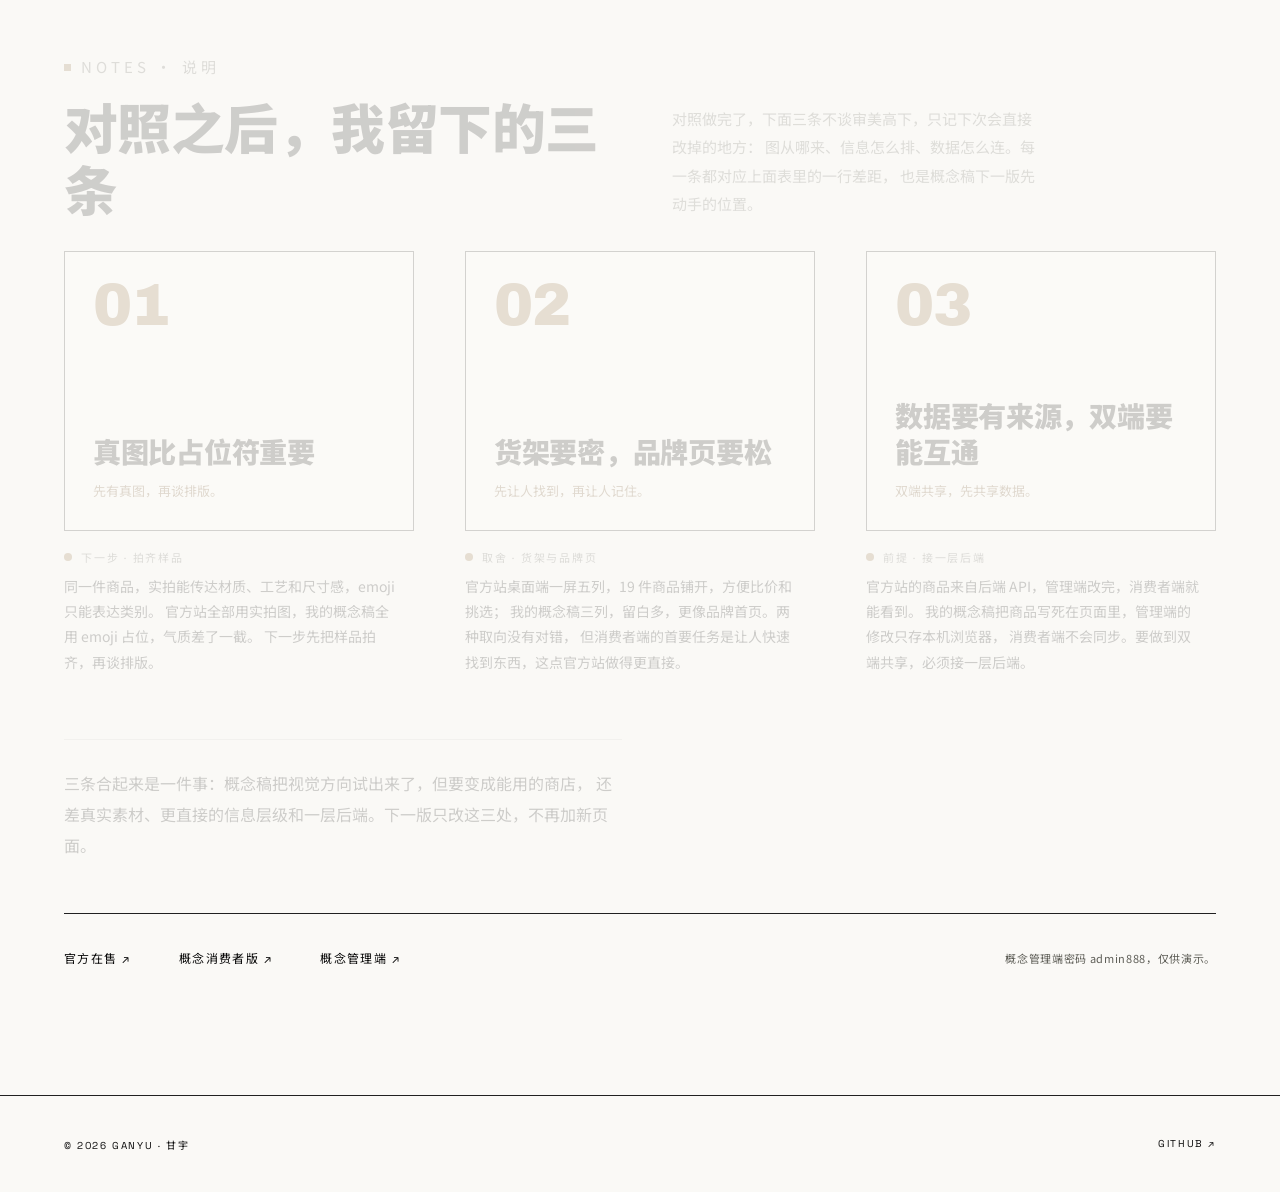
<file: lgwc.html>
<!DOCTYPE html>
<html lang="zh-CN">
<head>
  <meta charset="UTF-8" />
  <meta name="viewport" content="width=device-width, initial-scale=1" />
  <title>理工文创小店 — 概念稿与官方在售版对照 · 甘宇 GANYU</title>
  <meta name="description" content="理工文创小店双版本概念稿，与陕西理工大学官方在售商店「陕理工文创坊」的并排对照：商品数据、购物流程、账户体系、实时能力与部署方式的差异，以及下一步要补的东西。" />
  <meta name="theme-color" content="#faf9f6" />
  <meta property="og:title" content="理工文创小店 — 概念稿与官方在售版对照 · 甘宇 GANYU" />
  <meta property="og:description" content="一版是概念稿：双页面、纯静态、零框架。一版是官方在用的商店：真实商品、真实下单。两版并排，差距和取舍都在这里。" />
  <meta property="og:type" content="article" />
  <meta property="og:image" content="https://2188195028-crypto.github.io/ganyu-portfolio/assets/lgwc/concept-desktop.webp" />
  <!-- 主题：双版本电商概念稿 × 官方在售版对照 · 暖白/墨黑/黄铜 · 甘宇 GANYU · 2026-10-18 -->
  <link rel="preconnect" href="https://fonts.googleapis.com" />
  <link rel="preconnect" href="https://fonts.gstatic.com" crossorigin />
  <link href="https://fonts.googleapis.com/css2?family=Archivo+Black&family=Space+Grotesk:wght@400;500;700&family=Noto+Sans+SC:wght@400;700;900&display=swap" rel="stylesheet" />
  <style>
    /* ============ 设计令牌 ============ */
    :root {
      --bg: #faf9f6;
      --ink: #0a0a0a;
      --paper: #ffffff;
      --cream: #f5f5ec;
      --muted: #5f5f58;
      --brass: #8a6535;
      --brass-deep: #6b4a26;
      --brass-light: #c9a26b;
      --green: #2f6b38;
      --line: rgba(10, 10, 10, .9);
      --line-soft: rgba(10, 10, 10, .18);
      --font-display: "Archivo Black", "Noto Sans SC", sans-serif;
      --font-body: "Space Grotesk", "Noto Sans SC", sans-serif;
      --font-cn: "Noto Sans SC", sans-serif;
      --pad: clamp(20px, 5vw, 80px);
      --max: 1400px;
    }

    /* ============ 基础 ============ */
    * { margin: 0; padding: 0; box-sizing: border-box; }
    html { scroll-behavior: smooth; }
    body {
      background: var(--bg);
      color: var(--ink);
      font-family: var(--font-body);
      -webkit-font-smoothing: antialiased;
      overflow-x: hidden;
    }
    img { display: block; max-width: 100%; }
    a { color: inherit; }
    :focus-visible { outline: 2px solid currentColor; outline-offset: 3px; }
    ::selection { background: var(--brass); color: var(--cream); }
    #top,
    #compare,
    #spec,
    #notes { scroll-margin-top: 60px; }
    .sr-only {
      position: absolute;
      width: 1px; height: 1px;
      padding: 0; margin: -1px;
      overflow: hidden;
      clip: rect(0 0 0 0);
      white-space: nowrap;
      border: 0;
    }

    .skip-link {
      position: absolute;
      left: -9999px;
      top: 0;
      z-index: 100;
      background: var(--ink);
      color: var(--cream);
      padding: 12px 18px;
      font-size: 12px;
      letter-spacing: .12em;
      text-decoration: none;
    }
    .skip-link:focus { left: 16px; top: 12px; }

    .pad-x {
      padding-left: max(var(--pad), calc((100% - var(--max)) / 2));
      padding-right: max(var(--pad), calc((100% - var(--max)) / 2));
    }

    .kicker {
      display: flex;
      align-items: center;
      gap: 10px;
      font-size: 10px;
      line-height: 1.5;
      letter-spacing: .26em;
      text-transform: uppercase;
      color: var(--muted);
    }
    .kicker::before {
      content: "";
      flex: none;
      width: 7px;
      height: 7px;
      background: var(--brass);
    }

    /* ============ 顶栏 ============ */
    .site-header {
      height: 60px;
      display: flex;
      align-items: center;
      justify-content: space-between;
      padding: 0 max(var(--pad), calc((100% - var(--max)) / 2));
      border-bottom: 1px solid var(--line);
      position: sticky;
      top: 0;
      background: var(--bg);
      z-index: 20;
    }
    .logo {
      font-family: var(--font-display);
      font-size: 17px;
      line-height: 1;
      letter-spacing: .32em;
      text-decoration: none;
    }
    .nav { display: flex; align-items: center; gap: clamp(16px, 3vw, 40px); }
    .nav a {
      position: relative;
      display: inline-flex;
      align-items: center;
      min-height: 44px;
      font-size: 12px;
      letter-spacing: .12em;
      text-decoration: none;
    }
    .nav a::after {
      content: "";
      position: absolute;
      left: 0; right: 0; bottom: 8px;
      height: 1px;
      background: currentColor;
      transform: scaleX(0);
      transform-origin: left;
      transition: transform .3s ease;
    }
    .nav a:hover::after,
    .nav a:focus-visible::after { transform: scaleX(1); }

    /* ============ 项目首屏 ============ */
    .masthead {
      display: grid;
      grid-template-columns: minmax(0, 1.08fr) minmax(320px, .92fr);
      gap: clamp(40px, 6vw, 96px);
      padding-top: clamp(48px, 7vw, 96px);
      padding-bottom: clamp(56px, 8vw, 110px);
      border-bottom: 1px solid var(--line);
    }
    .masthead-title {
      margin-top: 22px;
      font-family: var(--font-display);
      font-size: clamp(52px, 8.4vw, 118px);
      line-height: .98;
      letter-spacing: -.02em;
    }
    .masthead-title .line { display: block; }
    .masthead-lead {
      max-width: 44ch;
      margin-top: 30px;
      font-family: var(--font-cn);
      font-size: clamp(15px, 1.35vw, 18px);
      line-height: 1.9;
      color: var(--muted);
    }

    /* 首屏文字轮播 — 竖向滑动 + 模糊 + 透明度交叉淡入
       参考 Medusmo Vertical Text Cycler；灰色短语循环，黑色标题不动 */
    .masthead-cycle {
      margin-top: 14px;
      font-family: var(--font-display);
      font-size: clamp(21px, 2.9vw, 40px);
      font-weight: 900;
      line-height: 1.25;
      letter-spacing: .03em;
      color: var(--muted);
    }
    .cycle-window {
      position: relative;
      display: block;
      height: 1.25em;
      overflow: hidden;
    }
    .cycle-word {
      position: absolute;
      top: 0;
      left: 0;
      white-space: nowrap;
      opacity: 0;
      transform: translate3d(0, .9em, 0);
      filter: blur(8px);
      transition:
        transform .9s cubic-bezier(.16, 1, .3, 1),
        opacity .6s ease,
        filter .9s cubic-bezier(.16, 1, .3, 1);
    }
    .cycle-word.is-active {
      opacity: 1;
      transform: translate3d(0, 0, 0);
      filter: blur(0);
    }
    .cycle-word.is-out {
      opacity: 0;
      transform: translate3d(0, -.9em, 0);
      filter: blur(8px);
      transition:
        transform .7s cubic-bezier(.5, 0, .75, 0),
        opacity .5s ease-in,
        filter .7s cubic-bezier(.5, 0, .75, 0);
    }

    .meta-list {
      display: grid;
      border-top: 1px solid var(--line);
    }
    .meta-list > div {
      display: grid;
      grid-template-columns: 88px minmax(0, 1fr);
      gap: 18px;
      padding: 14px 0;
      border-bottom: 1px solid var(--line-soft);
      font-size: 13px;
      line-height: 1.6;
    }
    .meta-list dt {
      color: var(--muted);
      letter-spacing: .08em;
    }
    .meta-list dd { font-family: var(--font-cn); }
    .status-mark {
      display: inline-block;
      width: 7px; height: 7px;
      margin-right: 8px;
      background: var(--brass);
      vertical-align: 1px;
    }

    .hero-plate { margin-top: 28px; }
    .hero-frame {
      border: 1px solid var(--line);
      background: var(--paper);
      overflow: hidden;
    }
    .hero-frame img { width: 100%; height: auto; }
    .hero-plate figcaption {
      display: flex;
      justify-content: space-between;
      gap: 16px;
      padding-top: 10px;
      font-size: 10px;
      letter-spacing: .14em;
      text-transform: uppercase;
      color: var(--muted);
    }

    /* ============ 两版并置 ============ */
    .compare {
      padding: clamp(64px, 9vw, 120px) 0;
      border-bottom: 1px solid var(--line);
    }
    .section-head {
      display: grid;
      grid-template-columns: minmax(0, 1fr) minmax(0, 1fr);
      gap: clamp(24px, 5vw, 80px);
      align-items: end;
      margin-bottom: clamp(32px, 5vw, 56px);
    }
    .section-head h2 {
      margin-top: 14px;
      font-family: var(--font-cn);
      font-size: clamp(30px, 4.2vw, 56px);
      font-weight: 900;
      line-height: 1.15;
      letter-spacing: -.01em;
    }
    .section-head p {
      font-family: var(--font-cn);
      font-size: 15px;
      line-height: 1.9;
      color: var(--muted);
      max-width: 46ch;
    }

    .compare-grid {
      display: grid;
      grid-template-columns: repeat(2, minmax(0, 1fr));
      gap: clamp(24px, 4vw, 56px);
      align-items: start;
    }
    .compare-item { margin: 0; }
    .compare-frame {
      border: 1px solid var(--line);
      background: var(--paper);
      overflow: hidden;
    }
    .compare-frame img { width: 100%; height: auto; }
    .compare-item figcaption { padding-top: 18px; }
    .compare-label {
      display: flex;
      align-items: center;
      gap: 9px;
      font-size: 11px;
      letter-spacing: .16em;
      text-transform: uppercase;
      color: var(--muted);
    }
    .dot {
      display: inline-block;
      width: 8px; height: 8px;
      border-radius: 50%;
      flex: none;
    }
    .dot--official { background: var(--green); }
    .dot--concept { background: var(--brass); }
    .compare-desc {
      margin-top: 9px;
      max-width: 42ch;
      font-family: var(--font-cn);
      font-size: 14px;
      line-height: 1.8;
    }
    .compare-link {
      display: inline-flex;
      align-items: center;
      min-height: 44px;
      margin-top: 4px;
      font-size: 11px;
      letter-spacing: .14em;
      text-transform: uppercase;
      text-decoration: none;
      border-bottom: 1px solid currentColor;
      transition: color .25s ease, border-color .25s ease;
    }
    .compare-link:hover,
    .compare-link:focus-visible { color: var(--brass-deep); }

    .compare-mobile {
      display: grid;
      grid-template-columns: minmax(0, 0.85fr) minmax(0, 1.35fr);
      gap: clamp(24px, 4vw, 56px);
      align-items: start;
      margin-top: clamp(40px, 6vw, 72px);
      padding-top: 22px;
      border-top: 1px solid var(--line-soft);
    }
    .mobile-copy { max-width: 40ch; }
    .mobile-head {
      font-size: 10px;
      letter-spacing: .22em;
      text-transform: uppercase;
      color: var(--muted);
      margin-bottom: 12px;
    }
    .mobile-intro {
      font-family: var(--font-cn);
      font-size: 14px;
      line-height: 1.8;
      color: var(--muted);
    }
    .mobile-grid {
      display: flex;
      flex-wrap: wrap;
      gap: clamp(24px, 4vw, 56px);
      align-items: flex-start;
    }
    .mobile-grid figure { margin: 0; flex: 0 1 230px; }
    .mobile-frame {
      border: 1px solid var(--line);
      background: var(--paper);
      overflow: hidden;
    }
    .mobile-frame img { width: 100%; height: auto; }
    .mobile-grid figcaption {
      display: flex;
      align-items: center;
      gap: 8px;
      padding-top: 10px;
      font-size: 10px;
      letter-spacing: .14em;
      text-transform: uppercase;
      color: var(--muted);
    }

    /* ============ 规格对照 ============ */
    .spec {
      padding: clamp(64px, 9vw, 120px) 0;
      border-bottom: 1px solid var(--line);
    }
    .spec-inner {
      display: grid;
      grid-template-columns: minmax(0, .72fr) minmax(0, 1.28fr);
      gap: clamp(32px, 6vw, 96px);
      align-items: start;
    }
    .spec-head { position: sticky; top: 92px; }
    .spec-head h2 {
      margin-top: 14px;
      font-family: var(--font-cn);
      font-size: clamp(30px, 3.8vw, 50px);
      font-weight: 900;
      line-height: 1.16;
      letter-spacing: -.01em;
    }
    .spec-head p {
      margin-top: 18px;
      max-width: 34ch;
      font-family: var(--font-cn);
      font-size: 14px;
      line-height: 1.9;
      color: var(--muted);
    }

    .spec-table { border-top: 1px solid var(--line); }
    .spec-columns {
      display: grid;
      grid-template-columns: 92px minmax(0, 1fr) minmax(0, 1fr);
      gap: 18px;
      padding: 12px 0;
      border-bottom: 1px solid var(--line);
      font-size: 10px;
      letter-spacing: .16em;
      text-transform: uppercase;
      color: var(--muted);
    }
    .spec-columns span { display: flex; align-items: center; gap: 7px; }
    .spec-row {
      display: grid;
      grid-template-columns: 92px minmax(0, 1fr) minmax(0, 1fr);
      gap: 18px;
      padding: 17px 0;
      border-bottom: 1px solid var(--line-soft);
      align-items: start;
    }
    .spec-row dt {
      font-size: 11px;
      letter-spacing: .12em;
      text-transform: uppercase;
      color: var(--muted);
      padding-top: 2px;
    }
    .spec-row dd {
      font-family: var(--font-cn);
      font-size: 14px;
      line-height: 1.7;
    }
    .spec-tag {
      display: none;
      margin-right: 8px;
      font-family: var(--font-body);
      font-size: 9px;
      letter-spacing: .14em;
      text-transform: uppercase;
      color: var(--muted);
    }
    .spec-note {
      margin-top: 16px;
      font-family: var(--font-cn);
      font-size: 12px;
      line-height: 1.7;
      color: var(--muted);
    }

    /* ============ 说明: 静态卡片 ============ */
    /* 沿用两版并置的边框 + 图注语言: 编号与标题放在纸面框内, 说明文字压在框下 */
    .notes { padding: clamp(64px, 9vw, 120px) 0; }
    .notes .section-head { margin-bottom: clamp(32px, 5vw, 56px); }

    .notes-grid {
      display: grid;
      grid-template-columns: repeat(3, minmax(0, 1fr));
      gap: clamp(24px, 4vw, 56px);
      align-items: start;
      margin: 0;
      padding: 0;
      list-style: none;
    }
    .note-item { margin: 0; }

    /* 编号与标题的纸面框, 对应两版并置里的 .compare-frame */
    .note-frame {
      display: flex;
      flex-direction: column;
      justify-content: space-between;
      gap: clamp(36px, 4.5vw, 60px);
      min-height: clamp(200px, 22vw, 280px);
      padding: clamp(20px, 2.2vw, 28px);
      border: 1px solid var(--line);
      background: var(--paper);
    }
    .note-no {
      font-family: var(--font-display);
      font-size: clamp(44px, 4.6vw, 64px);
      line-height: .85;
      letter-spacing: -.02em;
      color: var(--brass);
      font-variant-numeric: tabular-nums;
    }
    .note-frame h3 {
      font-family: var(--font-cn);
      font-size: clamp(22px, 2.2vw, 30px);
      font-weight: 900;
      line-height: 1.25;
      letter-spacing: -.01em;
    }
    .note-deck {
      margin-top: 12px;
      font-family: var(--font-cn);
      font-size: 13px;
      line-height: 1.7;
      color: var(--brass-deep);
    }

    /* 框下说明, 对应两版并置里的 figcaption */
    .note-body { padding-top: 18px; }
    .note-label {
      display: flex;
      align-items: center;
      gap: 9px;
      font-size: 11px;
      letter-spacing: .16em;
      color: var(--muted);
    }
    .note-desc {
      margin-top: 9px;
      max-width: 42ch;
      font-family: var(--font-cn);
      font-size: 14px;
      line-height: 1.8;
    }
    .notes-outro {
      max-width: 62ch;
      margin-top: clamp(40px, 6vw, 64px);
      padding-top: clamp(20px, 2.4vw, 28px);
      border-top: 1px solid var(--line-soft);
      font-family: var(--font-cn);
      font-size: clamp(15px, 1.25vw, 18px);
      line-height: 1.95;
    }

    .live {
      display: flex;
      flex-wrap: wrap;
      gap: 8px clamp(24px, 4vw, 48px);
      margin-top: clamp(32px, 5vw, 52px);
      padding-top: 22px;
      border-top: 1px solid var(--line);
    }
    .live a {
      display: inline-flex;
      align-items: center;
      min-height: 44px;
      font-size: 12px;
      letter-spacing: .12em;
      text-decoration: none;
      border-bottom: 1px solid transparent;
      transition: border-color .25s ease, color .25s ease;
    }
    .live a:hover,
    .live a:focus-visible { color: var(--brass-deep); border-bottom-color: currentColor; }
    .live .live-note {
      margin-left: auto;
      align-self: center;
      font-family: var(--font-cn);
      font-size: 11px;
      letter-spacing: .06em;
      color: var(--muted);
    }

    /* ============ 页脚 ============ */
    .site-footer {
      display: flex;
      justify-content: space-between;
      align-items: center;
      gap: 24px;
      padding: 26px max(var(--pad), calc((100% - var(--max)) / 2));
      border-top: 1px solid var(--line);
      font-size: 10px;
      letter-spacing: .16em;
      text-transform: uppercase;
    }
    .site-footer a {
      display: inline-flex;
      align-items: center;
      min-height: 44px;
      text-decoration: none;
      border-bottom: 1px solid transparent;
    }
    .site-footer a:hover,
    .site-footer a:focus-visible { border-bottom-color: currentColor; }

    /* ============ 响应式 ============ */
    @media (max-width: 980px) {
      .masthead { grid-template-columns: 1fr; gap: 40px; }
      .masthead-title { font-size: clamp(56px, 13vw, 100px); }
      .meta-list { max-width: 560px; }
      .hero-plate { max-width: 560px; }
      .section-head { grid-template-columns: 1fr; gap: 18px; }
      .spec-inner { grid-template-columns: 1fr; gap: 32px; }
      .spec-head { position: static; }
      .spec-head p { max-width: 52ch; }
      .mobile-grid figure { flex: 1 1 160px; }
      .notes-grid { grid-template-columns: 1fr; gap: 36px; }
      .note-frame { min-height: 0; gap: 36px; }
    }

    /* 平板宽度: 单列卡片改为横排, 避免整行留白 */
    @media (min-width: 761px) and (max-width: 980px) {
      .note-frame {
        flex-direction: row;
        align-items: baseline;
        justify-content: flex-start;
        gap: 28px;
        padding: 22px 26px;
      }
    }

    @media (max-width: 760px) {
      .compare-grid { grid-template-columns: 1fr; gap: 36px; }
      .compare-desc { max-width: none; }
      .compare-mobile { grid-template-columns: minmax(0, 0.9fr) minmax(0, 1.1fr); gap: 20px; }
      .mobile-head { font-size: 12px; letter-spacing: .14em; }
      .mobile-intro { font-size: 16px; line-height: 1.85; }
      .mobile-grid figure { flex: 1 1 160px; }
      .spec-columns { display: none; }
      .spec-row {
        grid-template-columns: 1fr;
        gap: 6px;
        padding: 18px 0;
      }
      .spec-row dt { padding-top: 0; }
      .spec-tag { display: inline; }
      .spec-row dd + dd { margin-top: 4px; }
      .note-frame { padding: 22px; }
      .note-desc { max-width: none; }
      .live .live-note { margin-left: 0; width: 100%; }
      .nav .nav-aux { display: none; }
    }

    @media (max-width: 520px) {
      /* 手机端: 截图放到左边, 说明放到右边 */
      .compare-mobile { grid-template-columns: minmax(0, 0.85fr) minmax(0, 1.15fr); }
      .mobile-grid { order: -1; }
      .masthead-title { font-size: clamp(48px, 16vw, 76px); }
      .masthead-cycle { font-size: clamp(19px, 5.4vw, 28px); }
      .meta-list > div { grid-template-columns: 76px minmax(0, 1fr); gap: 14px; }
      .mobile-grid { gap: 20px; }
      .mobile-grid figure { flex: 1 1 140px; }
      .site-footer { flex-direction: column; align-items: flex-start; gap: 6px; }
    }

    /* 桌面端: 截图在左, 说明在右, 说明字号加倍(14→28px) */
    @media (min-width: 981px) {
      .compare-mobile { grid-template-columns: minmax(0, 1.35fr) minmax(0, 0.85fr); }
      .mobile-grid { order: -1; }
      .mobile-head { font-size: 20px; }
      .mobile-intro { font-size: 28px; line-height: 1.8; }
    }

    /* ============ 减弱动效 ============ */
    @media (prefers-reduced-motion: reduce) {
      html { scroll-behavior: auto; }
      *, *::before, *::after { animation: none !important; transition: none !important; }
    }
  </style>
  <script>document.documentElement.classList.add("js");</script>
  <link rel="stylesheet" href="assets/page-motion.css" />
  <script src="assets/page-motion.js"></script>
</head>
<body>
  <a class="skip-link" href="#top">跳到主要内容</a>

  <!-- 顶栏 -->
  <header class="site-header">
    <a class="logo" href="index.html">GANYU</a>
    <nav class="nav" aria-label="项目导航">
      <a class="nav-aux" href="#compare">两版并置</a>
      <a class="nav-aux" href="#spec">规格对照</a>
      <a class="nav-aux" href="#notes">说明</a>
      <a href="index.html#works">← 作品集</a>
    </nav>
  </header>

  <main id="top" tabindex="-1">
    <!-- 项目首屏 -->
    <section class="masthead pad-x" aria-labelledby="project-title">
      <div class="masthead-main">
        <p class="kicker">CASE STUDY · 2026 · 电商设计</p>
        <h1 class="masthead-title flip-title" id="project-title">
          <span class="line"><span class="flip-line">理工文创</span></span>
          <span class="line"><span class="flip-line">小店</span></span>
        </h1>
        <p class="masthead-cycle" aria-hidden="true">
          <span class="cycle-window">
            <span class="cycle-word is-active">双版本概念稿</span>
            <span class="cycle-word">消费者端 × 管理端</span>
            <span class="cycle-word">官方在售版对照</span>
            <span class="cycle-word">两版并排看差距</span>
          </span>
        </p>
        <p class="masthead-lead">
          一版是我做的概念稿：消费者端与管理端两个页面，纯静态、零框架、双击即用。
          另一版是学校官方在用的商店：真实商品、真实下单。两版并排看，差距和取舍都清楚了。
        </p>
      </div>

      <div class="masthead-side">
        <dl class="meta-list">
          <div><dt>类型</dt><dd>电商页面设计 · 双版本架构</dd></div>
          <div><dt>我的工作</dt><dd>消费者版 + 管理端（概念稿）</dd></div>
          <div><dt>对照对象</dt><dd>陕理工文创坊（官方在售）</dd></div>
          <div><dt>状态</dt><dd><span class="status-mark" aria-hidden="true"></span>概念稿已上线 · 官方站独立运行</dd></div>
        </dl>

        <figure class="hero-plate">
          <div class="hero-frame">
            <img src="assets/lgwc/admin-panel.webp" width="1440" height="900"
                 alt="理工文创小店概念稿管理端：密码登录后打开的商品管理面板，含 Banner 管理、分类管理与商品列表" />
          </div>
          <figcaption>
            <span>CONCEPT · 管理端</span>
            <span>1440 × 900</span>
          </figcaption>
        </figure>
      </div>
    </section>

    <!-- 两版并置 -->
    <section class="compare" id="compare" aria-labelledby="compare-title">
      <div class="pad-x">
        <header class="section-head">
          <div>
            <p class="kicker">SIDE BY SIDE · 两版并置</p>
            <h2 id="compare-title">概念稿与官方在售版</h2>
          </div>
          <p>
            左边是官方正在用的商店，右边是我做的概念稿。一个偏货架，一个偏品牌页；
            一个能下单，一个只能演示。两边都截自 2026 年 10 月 18 日的线上版本。
          </p>
        </header>

        <div class="compare-grid">
          <figure class="compare-item">
            <div class="compare-frame">
              <img src="assets/lgwc/official-desktop.webp" width="1440" height="900"
                   alt="陕理工文创坊官方站在售页面：绿色顶栏、banner、产品图鉴入口、搜索框与五列真实商品照片" />
            </div>
            <figcaption>
              <p class="compare-label"><span class="dot dot--official" aria-hidden="true"></span>官方在用 · 陕理工文创坊</p>
              <p class="compare-desc">
                19 件在售商品，实拍图、真实价格。后端提供商品与 Banner，
                有购物车、结算与订单页；登录后接收物流更新。
              </p>
              <a class="compare-link" href="https://qoiezidubblu.sealosbja.site/"
                 target="_blank" rel="noopener">打开官方站 ↗</a>
            </figcaption>
          </figure>

          <figure class="compare-item">
            <div class="compare-frame">
              <img src="assets/lgwc/concept-desktop.webp" width="1440" height="900"
                   alt="理工文创小店概念稿桌面端：三列商品卡片，商品图为 emoji 占位" />
            </div>
            <figcaption>
              <p class="compare-label"><span class="dot dot--concept" aria-hidden="true"></span>我的概念稿 · 消费者版</p>
              <p class="compare-desc">
                6 件概念样例，商品图用 emoji 占位。购物车与结算能走通，
                但只存在当前页面，刷新就清空。
              </p>
              <a class="compare-link" href="https://2188195028-crypto.github.io/lgwc/"
                 target="_blank" rel="noopener">打开概念版 ↗</a>
            </figcaption>
          </figure>
        </div>

        <div class="compare-mobile">
          <div class="mobile-copy">
            <p class="mobile-head">手机端 · 同一天截图</p>
            <p class="mobile-intro">
              同一时间、同一宽度截下的两版首屏：官方站先放分类和商品，概念稿先放氛围和品牌。
              到了手机上，这个先后顺序比桌面端更明显，也直接决定了要不要往下滑。
            </p>
          </div>
          <div class="mobile-grid">
            <figure>
              <div class="mobile-frame">
                <img src="assets/lgwc/official-mobile.webp" width="780" height="1688"
                     alt="陕理工文创坊官方站手机端：绿色顶栏、产品图鉴、搜索与两列商品照片，底部四个导航" />
              </div>
              <figcaption><span class="dot dot--official" aria-hidden="true"></span>官方站 · 390 宽</figcaption>
            </figure>
            <figure>
              <div class="mobile-frame">
                <img src="assets/lgwc/concept-mobile.webp" width="780" height="1688"
                     alt="理工文创小店概念稿手机端：banner、分类标签与两列 emoji 占位商品卡片" />
              </div>
              <figcaption><span class="dot dot--concept" aria-hidden="true"></span>概念稿 · 390 宽</figcaption>
            </figure>
          </div>
        </div>
      </div>
    </section>

    <!-- 规格对照 -->
    <section class="spec" id="spec" aria-labelledby="spec-title">
      <div class="spec-inner pad-x">
        <div class="spec-head">
          <p class="kicker">SPEC · 对照</p>
          <h2 id="spec-title">差在哪，一眼看完</h2>
          <p>
            技术栈和完成度不同，设计目标也不同。这张表只列事实，不替任何一边说好话。
          </p>
        </div>

        <div>
          <div class="spec-columns" aria-hidden="true">
            <span>对照项</span>
            <span><i class="dot dot--official"></i>官方在用</span>
            <span><i class="dot dot--concept"></i>我的概念稿</span>
          </div>

          <dl class="spec-table">
            <div class="spec-row">
              <dt>商品数据</dt>
              <dd><span class="sr-only">官方在用：</span><span class="spec-tag" aria-hidden="true">官方</span>19 件在售，真实价格与在售状态</dd>
              <dd><span class="sr-only">我的概念稿：</span><span class="spec-tag" aria-hidden="true">概念</span>6 件样例，虚构价格</dd>
            </div>
            <div class="spec-row">
              <dt>数据来源</dt>
              <dd><span class="sr-only">官方在用：</span><span class="spec-tag" aria-hidden="true">官方</span>后端 API（商品、Banner、天气）</dd>
              <dd><span class="sr-only">我的概念稿：</span><span class="spec-tag" aria-hidden="true">概念</span>页面内置数组</dd>
            </div>
            <div class="spec-row">
              <dt>购物流程</dt>
              <dd><span class="sr-only">官方在用：</span><span class="spec-tag" aria-hidden="true">官方</span>购物车、结算、订单</dd>
              <dd><span class="sr-only">我的概念稿：</span><span class="spec-tag" aria-hidden="true">概念</span>演示购物车，刷新即清空</dd>
            </div>
            <div class="spec-row">
              <dt>账户体系</dt>
              <dd><span class="sr-only">官方在用：</span><span class="spec-tag" aria-hidden="true">官方</span>登录 · 我的 · 订单</dd>
              <dd><span class="sr-only">我的概念稿：</span><span class="spec-tag" aria-hidden="true">概念</span>无</dd>
            </div>
            <div class="spec-row">
              <dt>实时能力</dt>
              <dd><span class="sr-only">官方在用：</span><span class="spec-tag" aria-hidden="true">官方</span>SignalR 推送物流更新（登录后）</dd>
              <dd><span class="sr-only">我的概念稿：</span><span class="spec-tag" aria-hidden="true">概念</span>无</dd>
            </div>
            <div class="spec-row">
              <dt>管理端</dt>
              <dd><span class="sr-only">官方在用：</span><span class="spec-tag" aria-hidden="true">官方</span>站点未提供入口，数据由官方后台维护</dd>
              <dd><span class="sr-only">我的概念稿：</span><span class="spec-tag" aria-hidden="true">概念</span>密码门控 · 商品 / Banner / 分类 CRUD</dd>
            </div>
            <div class="spec-row">
              <dt>部署</dt>
              <dd><span class="sr-only">官方在用：</span><span class="spec-tag" aria-hidden="true">官方</span>后端服务（API + SignalR）</dd>
              <dd><span class="sr-only">我的概念稿：</span><span class="spec-tag" aria-hidden="true">概念</span>GitHub Pages 静态托管</dd>
            </div>
            <div class="spec-row">
              <dt>设计取向</dt>
              <dd><span class="sr-only">官方在用：</span><span class="spec-tag" aria-hidden="true">官方</span>货架优先，信息密度高</dd>
              <dd><span class="sr-only">我的概念稿：</span><span class="spec-tag" aria-hidden="true">概念</span>品牌感优先，留白多</dd>
            </div>
          </dl>

          <p class="spec-note">
            官方站数据取自其公开接口，抓取日期 2026-10-18；概念稿商品为虚构样例。
          </p>
        </div>
      </div>
    </section>

    <!-- 说明: 静态卡片, 沿用两版并置的边框与图注排版 -->
    <section class="notes" id="notes" aria-labelledby="notes-title">
      <div class="pad-x">
        <header class="section-head">
          <div>
            <p class="kicker">NOTES · 说明</p>
            <h2 id="notes-title">对照之后，我留下的三条</h2>
          </div>
          <p>
            对照做完了，下面三条不谈审美高下，只记下次会直接改掉的地方：
            图从哪来、信息怎么排、数据怎么连。每一条都对应上面表里的一行差距，
            也是概念稿下一版先动手的位置。
          </p>
        </header>

        <ol class="notes-grid">
          <li class="note-item">
            <div class="note-frame">
              <span class="note-no" aria-hidden="true">01</span>
              <div class="note-frame-copy">
                <h3>真图比占位符重要</h3>
                <p class="note-deck">先有真图，再谈排版。</p>
              </div>
            </div>
            <div class="note-body">
              <p class="note-label"><span class="dot dot--concept" aria-hidden="true"></span>下一步 · 拍齐样品</p>
              <p class="note-desc">
                同一件商品，实拍能传达材质、工艺和尺寸感，emoji 只能表达类别。
                官方站全部用实拍图，我的概念稿全用 emoji 占位，气质差了一截。
                下一步先把样品拍齐，再谈排版。
              </p>
            </div>
          </li>

          <li class="note-item">
            <div class="note-frame">
              <span class="note-no" aria-hidden="true">02</span>
              <div class="note-frame-copy">
                <h3>货架要密，品牌页要松</h3>
                <p class="note-deck">先让人找到，再让人记住。</p>
              </div>
            </div>
            <div class="note-body">
              <p class="note-label"><span class="dot dot--concept" aria-hidden="true"></span>取舍 · 货架与品牌页</p>
              <p class="note-desc">
                官方站桌面端一屏五列，19 件商品铺开，方便比价和挑选；
                我的概念稿三列，留白多，更像品牌首页。两种取向没有对错，
                但消费者端的首要任务是让人快速找到东西，这点官方站做得更直接。
              </p>
            </div>
          </li>

          <li class="note-item">
            <div class="note-frame">
              <span class="note-no" aria-hidden="true">03</span>
              <div class="note-frame-copy">
                <h3>数据要有来源，双端要能互通</h3>
                <p class="note-deck">双端共享，先共享数据。</p>
              </div>
            </div>
            <div class="note-body">
              <p class="note-label"><span class="dot dot--concept" aria-hidden="true"></span>前提 · 接一层后端</p>
              <p class="note-desc">
                官方站的商品来自后端 API，管理端改完，消费者端就能看到。
                我的概念稿把商品写死在页面里，管理端的修改只存本机浏览器，
                消费者端不会同步。要做到双端共享，必须接一层后端。
              </p>
            </div>
          </li>
        </ol>

        <p class="notes-outro">
          三条合起来是一件事：概念稿把视觉方向试出来了，但要变成能用的商店，
          还差真实素材、更直接的信息层级和一层后端。下一版只改这三处，不再加新页面。
        </p>
      </div>

      <div class="pad-x">
        <div class="live">
          <a href="https://qoiezidubblu.sealosbja.site/" target="_blank" rel="noopener">官方在售 ↗</a>
          <a href="https://2188195028-crypto.github.io/lgwc/" target="_blank" rel="noopener">概念消费者版 ↗</a>
          <a href="https://2188195028-crypto.github.io/lgwc/admin.html" target="_blank" rel="noopener">概念管理端 ↗</a>
          <span class="live-note">概念管理端密码 admin888，仅供演示。</span>
        </div>
      </div>
    </section>
  </main>

  <!-- 页脚 -->
  <footer class="site-footer">
    <span>© 2026 GANYU · 甘宇</span>
    <a href="https://github.com/2188195028-crypto" target="_blank" rel="noopener">GITHUB ↗</a>
  </footer>

  <script>
    /* 全页文字: 滚动驱动的漂移与显现
       首屏文字随页面滚出向上漂移; 两版并置的标题与说明、
       移动端截图说明随滚动轻微漂移淡入; 规格表逐行淡入.
       漂移只作用于整块文字组, 组内间距不变, 避免文字互相穿插;
       只作用于文字节点, 所有图片保持静止. */
    (function () {
      "use strict";
      if (window.matchMedia("(prefers-reduced-motion: reduce)").matches) return;

      var heroSelector = [
        ".masthead .kicker",
        ".masthead-title .line",
        ".masthead-cycle",
        ".masthead-lead",
        ".meta-list > div"
      ].join(",");

      /* 整块漂移: 标题组与图注组整体移动, 内部排版保持原样 */
      var driftSelector = [
        ".compare .section-head",
        ".notes .section-head",
        ".compare-grid figcaption",
        ".mobile-grid figcaption"
      ].join(",");

      /* 只淡入: 逐行显现, 不产生位移 */
      var fadeSelector = [
        ".hero-plate figcaption",
        ".compare-mobile .mobile-head",
        ".compare-mobile .mobile-intro",
        ".spec-columns",
        ".spec-row",
        ".spec-note",
        ".notes-grid .note-item",
        ".notes-outro"
      ].join(",");

      function makeItems(selector) {
        return Array.prototype.slice.call(document.querySelectorAll(selector)).map(function (el) {
          return { el: el, top: 0, height: 0, drift: 0 };
        });
      }

      var hero = makeItems(heroSelector);
      var drift = makeItems(driftSelector);
      var fade = makeItems(fadeSelector);
      var all = hero.concat(drift, fade);
      if (!all.length) return;

      var titleLines = Array.prototype.slice.call(document.querySelectorAll(".masthead-title .line"));
      hero.forEach(function (item) {
        var el = item.el;
        var lineIndex = titleLines.indexOf(el);
        if (lineIndex === 0) {
          item.drift = 78;
        } else if (lineIndex === 1) {
          item.drift = 46;
        } else if (el.matches(".masthead-cycle")) {
          item.drift = 42;
        } else if (el.matches(".masthead-lead")) {
          item.drift = 38;
        } else if (el.matches(".meta-list > div")) {
          item.drift = 26;
        } else {
          item.drift = 48;
        }
      });

      var measured = false;
      var ticking = false;

      function clamp(value, min, max) {
        return value < min ? min : value > max ? max : value;
      }

      function measure() {
        all.forEach(function (item) {
          item.el.style.transform = "";
          item.el.style.opacity = "";
        });
        all.forEach(function (item) {
          var rect = item.el.getBoundingClientRect();
          item.top = rect.top + window.scrollY;
          item.height = rect.height;
        });
        measured = true;
      }

      function render() {
        ticking = false;
        if (!measured) return;
        var viewport = window.innerHeight;
        var y = window.scrollY;

        var exit = clamp(y / (viewport * 0.9), 0, 1);
        hero.forEach(function (item) {
          item.el.style.transform =
            "translate3d(0," + (-exit * item.drift).toFixed(2) + "px,0)";
          item.el.style.opacity = (1 - exit * 0.35).toFixed(3);
        });

        var middle = viewport * 0.5;
        var scale = viewport < 700 ? 0.72 : 1;

        /* 文字中心进入视口上 62.5% 时完全显现, 越低越淡 */
        function fadeOpacity(distance) {
          var t = clamp((distance - 0.25) / 0.95, 0, 1);
          return 1 - t * 0.82;
        }

        drift.forEach(function (item) {
          var center = item.top + item.height / 2 - y;
          var distance = clamp((center - middle) / middle, -1.2, 1.2);
          var shift;
          var opacity;
          if (distance > 0) {
            opacity = fadeOpacity(distance);
            shift = Math.min(distance, 1) * 24 * scale;
          } else {
            opacity = 1;
            shift = distance * 12 * scale;
          }
          item.el.style.transform =
            "translate3d(0," + shift.toFixed(2) + "px,0)";
          item.el.style.opacity = opacity.toFixed(3);
        });

        fade.forEach(function (item) {
          var center = item.top + item.height / 2 - y;
          var distance = clamp((center - middle) / middle, -1.2, 1.2);
          item.el.style.opacity = (distance > 0 ? fadeOpacity(distance) : 1).toFixed(3);
        });
      }

      function onScroll() {
        if (ticking) return;
        ticking = true;
        requestAnimationFrame(render);
      }

      function onResize() {
        measure();
        onScroll();
      }

      measure();
      render();
      window.addEventListener("scroll", onScroll, { passive: true });
      window.addEventListener("resize", onResize);
      if (document.fonts && document.fonts.ready) {
        document.fonts.ready.then(function () {
          measure();
          render();
        });
      }
    })();

    /* 首屏文字轮播: 竖向滑动 + 模糊 + 透明度交叉淡入
       参考 Medusmo Vertical Text Cycler. 只在首屏可见且页面在前台时轮换,
       reduced-motion 下保持第一句静止. */
    (function () {
      "use strict";
      var cycler = document.querySelector(".masthead-cycle");
      if (!cycler) return;
      var words = Array.prototype.slice.call(cycler.querySelectorAll(".cycle-word"));
      if (words.length < 2) return;
      if (window.matchMedia("(prefers-reduced-motion: reduce)").matches) return;

      var index = 0;
      var timer = null;
      var visible = true;

      function advance() {
        if (!visible || document.hidden) return;
        var next = (index + 1) % words.length;
        words.forEach(function (word, i) {
          if (i === index) {
            word.classList.remove("is-active");
            word.classList.add("is-out");
          } else if (i === next) {
            word.classList.remove("is-out");
            word.classList.add("is-active");
          } else {
            word.classList.remove("is-active", "is-out");
          }
        });
        index = next;
      }

      function start() {
        if (timer || !visible) return;
        timer = window.setInterval(advance, 3200);
      }

      function stop() {
        if (!timer) return;
        window.clearInterval(timer);
        timer = null;
      }

      if ("IntersectionObserver" in window) {
        new IntersectionObserver(function (entries) {
          visible = entries[0].isIntersecting;
          if (visible) start(); else stop();
        }, { threshold: 0.2 }).observe(cycler);
      } else {
        start();
      }

      document.addEventListener("visibilitychange", function () {
        if (document.hidden) stop();
        else if (visible) start();
      });
    })();
  </script>
</body>
</html>
</file>
<file: assets/page-motion.css>
/* ============================================
   页面动效 — 翻书式页面转场 + 标题 3D 翻转入场
   作者: 甘宇 GANYU · 2026-10-19
   说明:
   - 跨文档 View Transition: 整页绕左侧书脊翻转
   - 标题: 每行绕横轴从 90° 翻到 0°, 逐行错开
   - 不支持 View Transition 的浏览器退化为普通跳转, 标题仍会翻转
   - prefers-reduced-motion 下全部静止
   ============================================ */

/* ============ 跨页面翻书转场 ============ */
@view-transition { navigation: auto; }

@keyframes page-turn-out {
  to {
    transform: perspective(1800px) rotateY(-102deg);
    opacity: 0;
  }
}
@keyframes page-turn-in {
  from {
    transform: perspective(1800px) rotateY(82deg);
    opacity: 0;
  }
}

/* 默认的 plus-lighter 混合会让两页叠加发白, 改为正常合成 */
::view-transition-old(root),
::view-transition-new(root) {
  mix-blend-mode: normal;
}

@media (prefers-reduced-motion: no-preference) {
  ::view-transition-old(root) {
    animation: page-turn-out .7s cubic-bezier(.72, 0, .84, 0) both;
    transform-origin: left center;
    backface-visibility: hidden;
    box-shadow: 24px 0 64px rgba(0, 0, 0, .22);
  }
  ::view-transition-new(root) {
    animation: page-turn-in .8s cubic-bezier(.16, 1, .3, 1) both;
    transform-origin: left center;
    backface-visibility: hidden;
  }
}

/* ============ 标题 3D 翻转入场 ============ */
@keyframes title-page-in {
  from {
    opacity: 0;
    transform: perspective(1000px) rotateX(-92deg) translateY(-.1em);
  }
  55% { opacity: 1; }
  to {
    opacity: 1;
    transform: perspective(1000px) rotateX(0deg) translateY(0);
  }
}

.flip-line,
.flip-in {
  transform-origin: center top;
  backface-visibility: hidden;
}

.flip-line { display: block; }

@media (prefers-reduced-motion: no-preference) {
  html.motion .flip-line,
  html.motion .flip-in { opacity: 0; }

  html.motion.title-ready .flip-line,
  html.motion.title-ready .flip-in {
    animation: title-page-in .95s cubic-bezier(.16, 1, .3, 1) both;
  }

  html.motion.vt-pending .flip-line,
  html.motion.vt-pending .flip-in {
    animation: none;
    opacity: 0;
  }

  .flip-title > .line:nth-child(2) .flip-line,
  .flip-title > .flip-line:nth-child(2) { animation-delay: .12s; }
}

/* ============ 减弱动效 ============ */
@media (prefers-reduced-motion: reduce) {
  ::view-transition-old(root),
  ::view-transition-new(root) { animation: none !important; }
}
</file>
